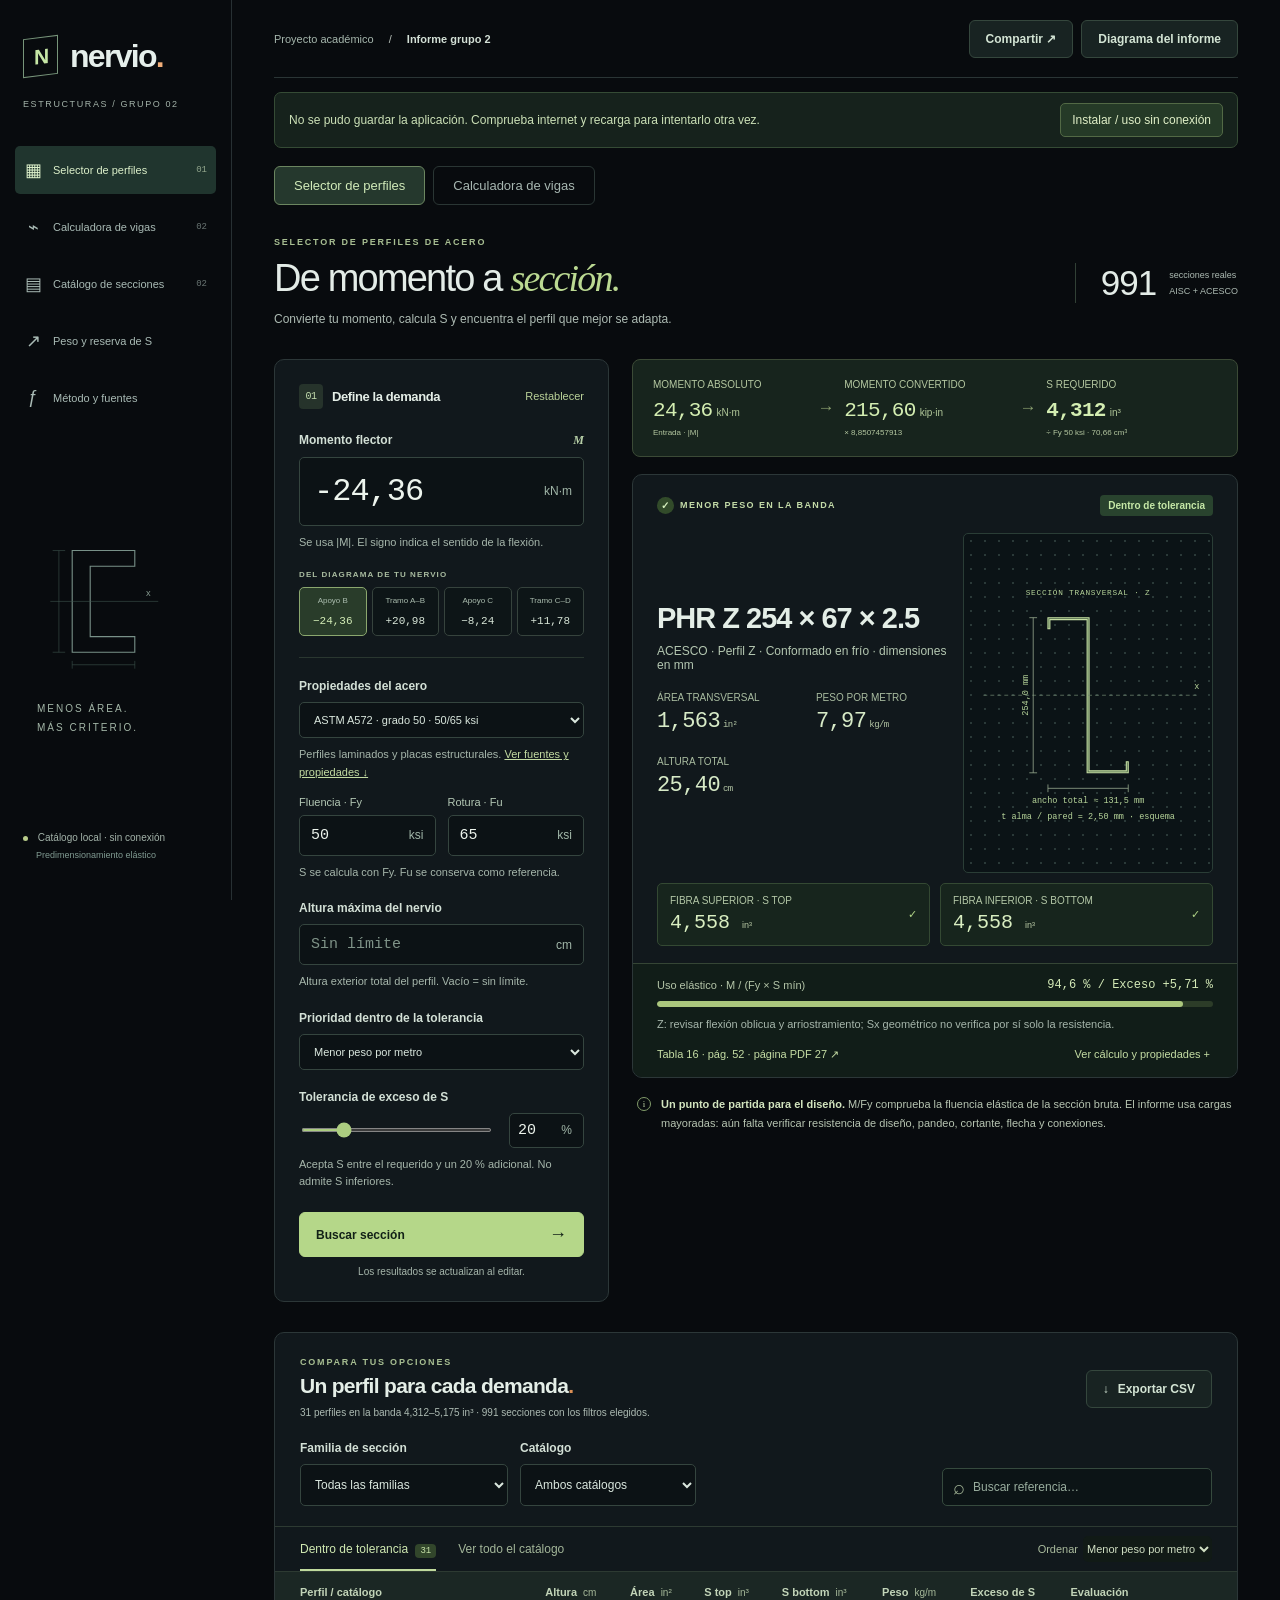
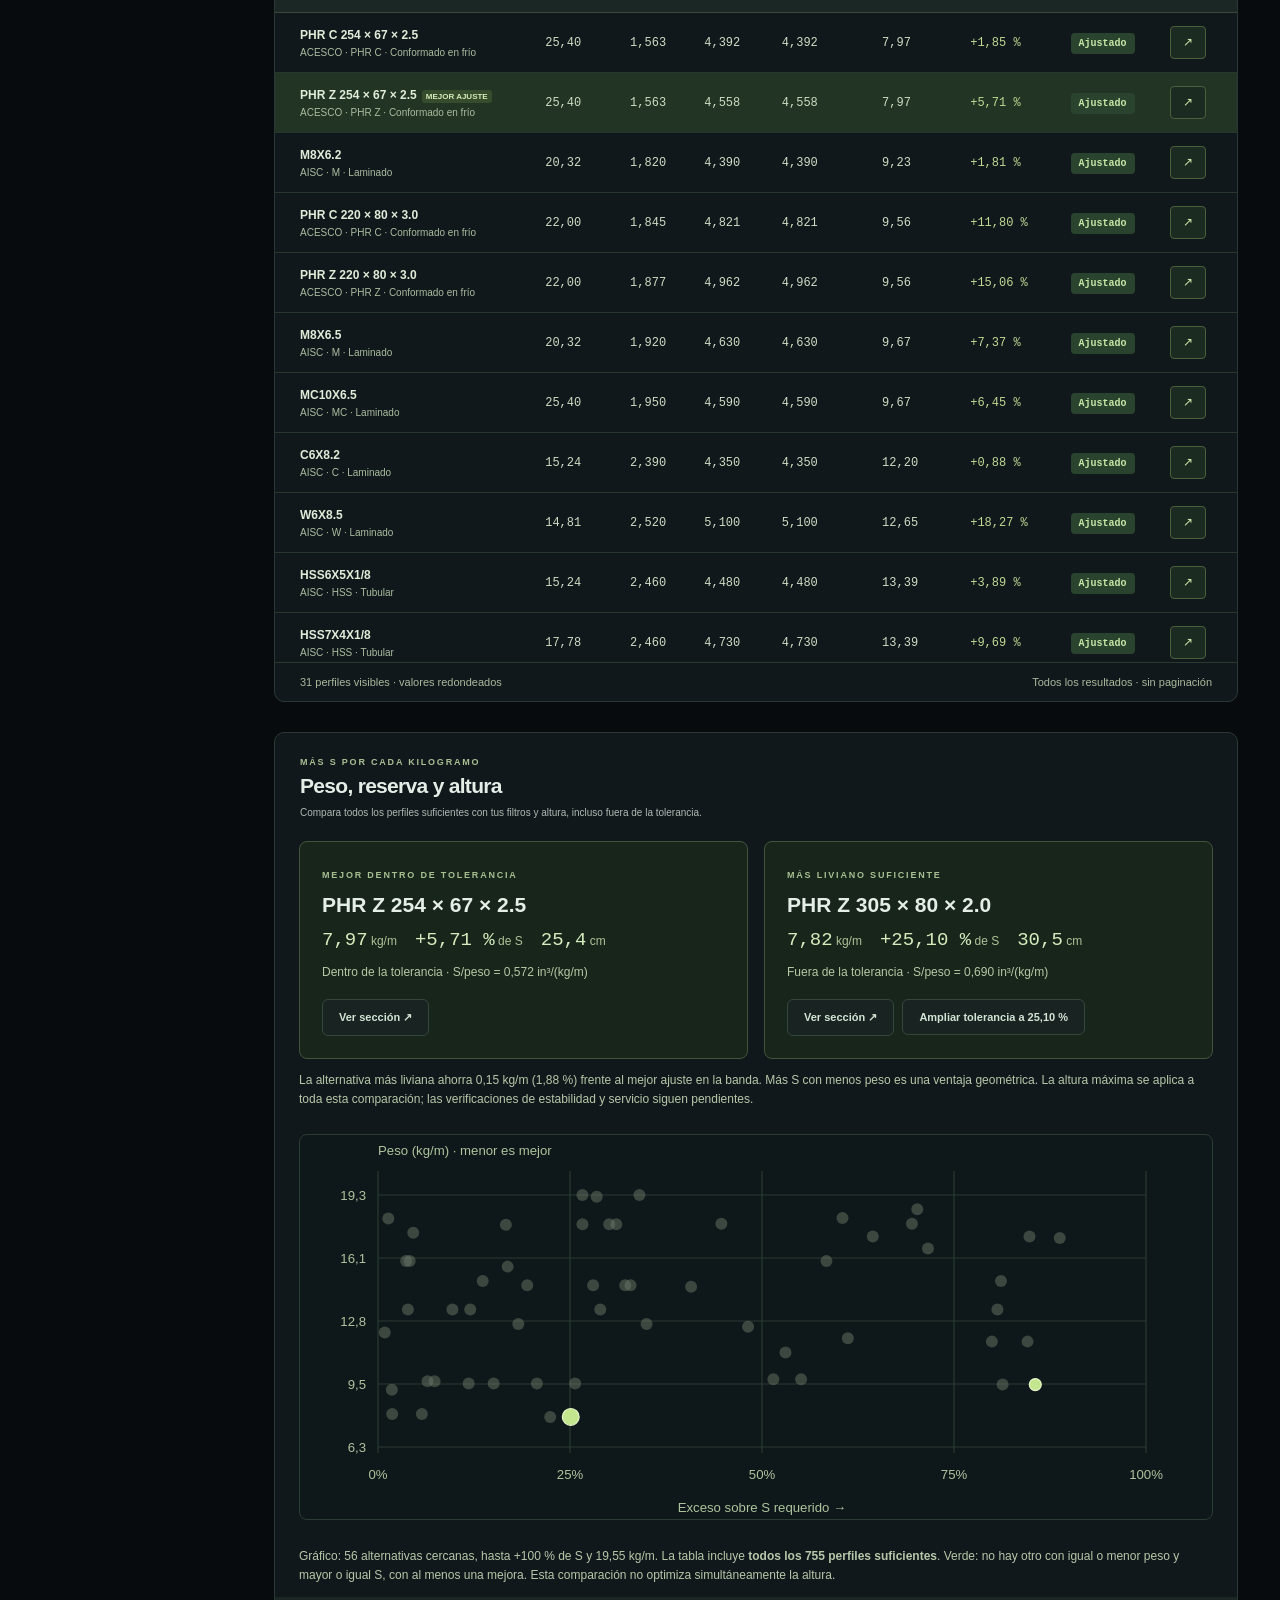
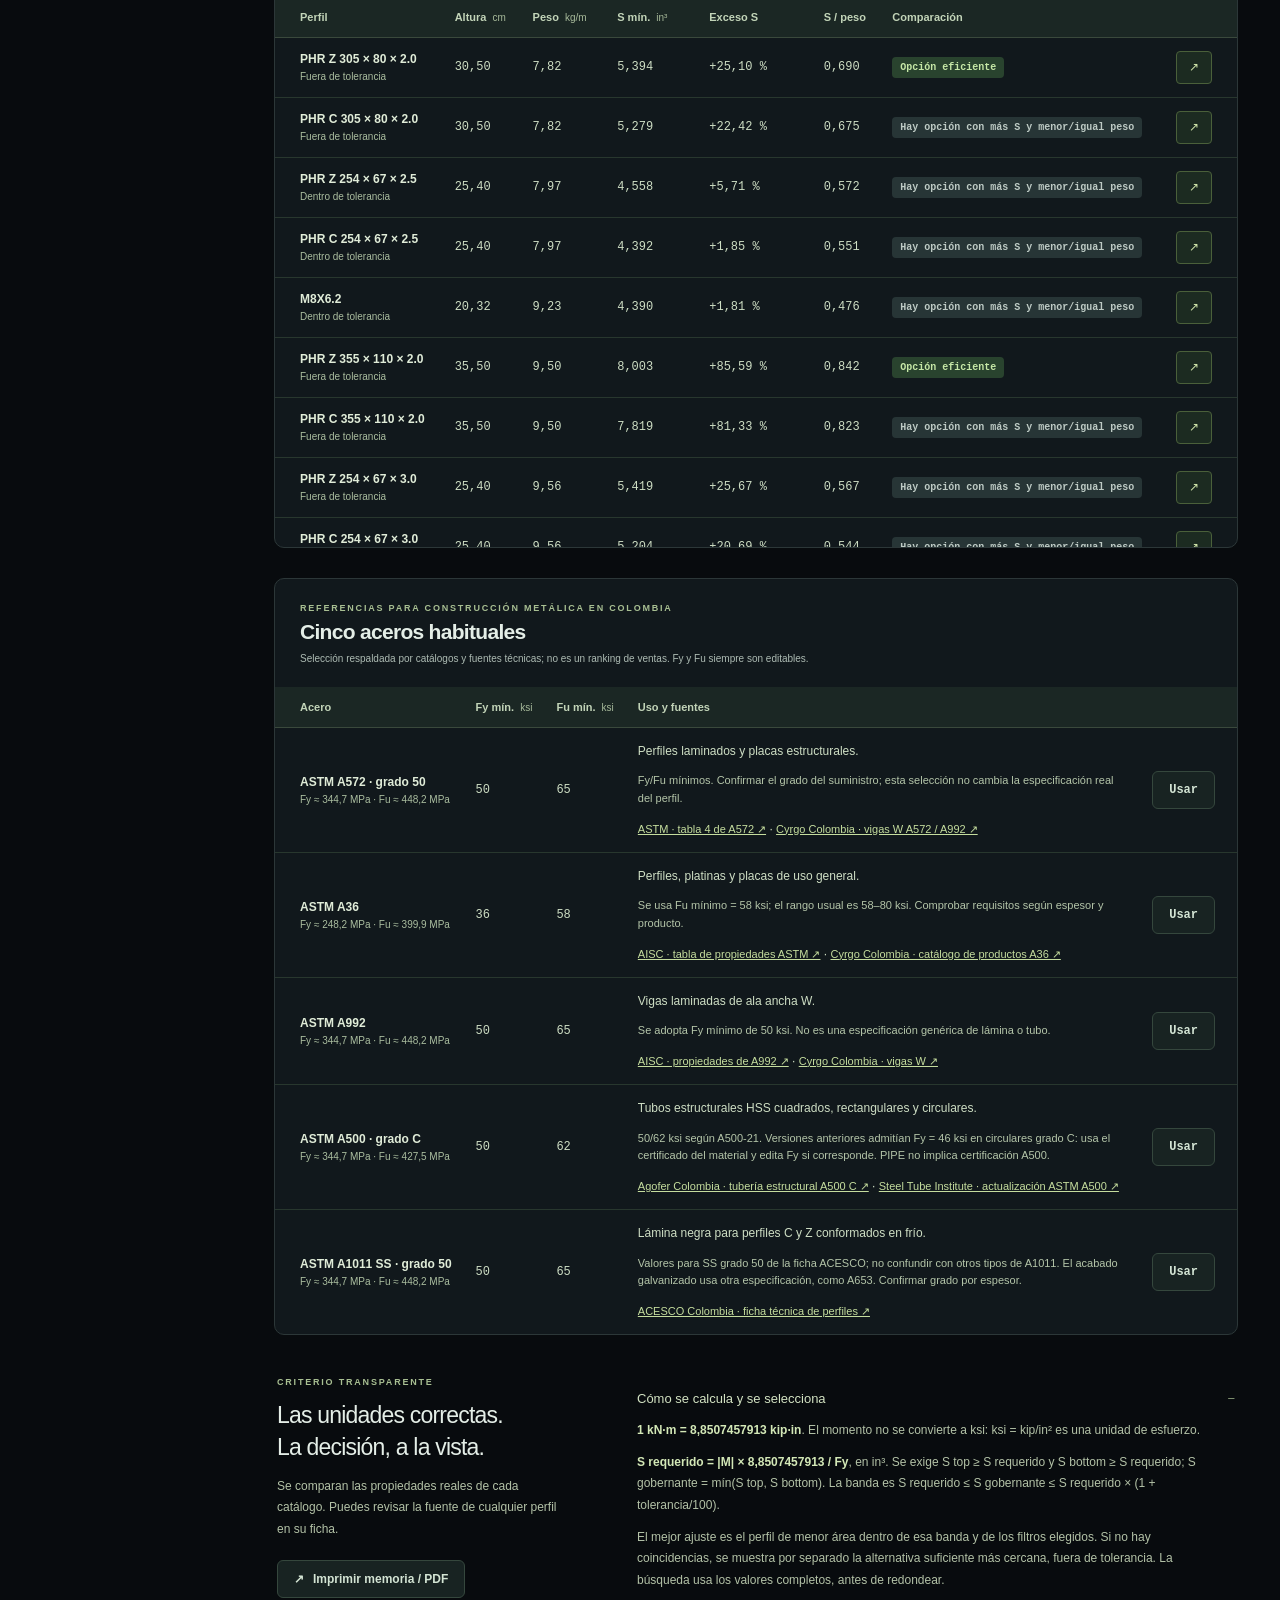
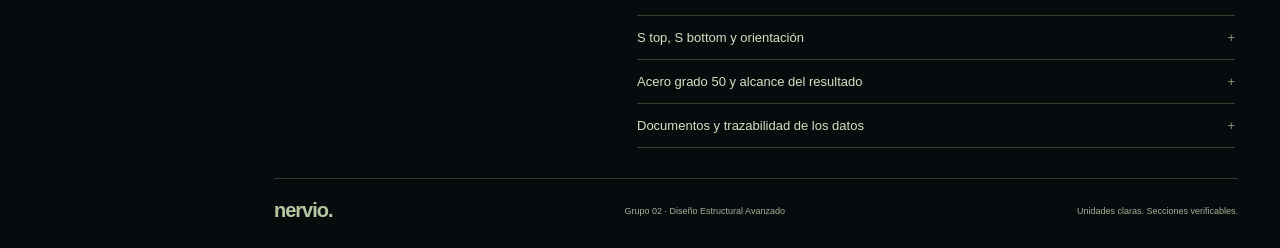
<file: index.html>
<!doctype html>
<html lang="es">
<head>
  <meta charset="utf-8">
  <meta name="viewport" content="width=device-width, initial-scale=1">
  <meta name="theme-color" content="#080b0e">
  <meta name="apple-mobile-web-app-capable" content="yes">
  <meta name="apple-mobile-web-app-status-bar-style" content="black-translucent">
  <title>Nervio — Selector de perfiles de acero</title>
  <link rel="icon" href="assets/favicon.svg" type="image/svg+xml">
  <link rel="stylesheet" href="styles.css">
  <link rel="stylesheet" href="dark.css">
  <script src="data/steels.js" defer></script>
  <script src="data/connection.js" defer></script>
  <script src="data/catalog.js" defer></script>
  <script src="calculator.js" defer></script>
  <script src="app.js" defer></script>
<link rel="manifest" href="manifest.webmanifest"><link rel="apple-touch-icon" href="assets/apple-touch-icon.png"><link rel="stylesheet" href="pwa.css"><script src="pwa.js" defer></script></head>
<body>
  <aside class="sidebar">
    <a class="brand" href="#inicio" aria-label="Nervio, inicio"><span class="brand-mark">N</span><span>nervio<span class="brand-dot">.</span></span></a>
    <div class="sidebar-caption">ESTRUCTURAS / GRUPO 02</div>
    <nav aria-label="Navegación principal">
      <a class="nav-item active" href="#inicio"><span aria-hidden="true">▦</span> Selector de perfiles <span class="nav-number">01</span></a>
      <a class="nav-item" href="vigas.html"><span aria-hidden="true">⌁</span> Calculadora de vigas <span class="nav-number">02</span></a>
      <a class="nav-item" href="#catalogo"><span aria-hidden="true">▤</span> Catálogo de secciones <span class="nav-number">02</span></a>
      <a class="nav-item" href="#comparacion"><span aria-hidden="true">↗</span> Peso y reserva de S</a>
      <a class="nav-item" href="#metodo"><span aria-hidden="true">ƒ</span> Método y fuentes</a>
    </nav>
    <div class="sidebar-drawing" aria-hidden="true"><svg viewBox="0 0 170 185"><path d="M45 28h80v20H68v90h57v20H45z"/><path class="dim" d="M28 28v130M20 28h16M20 158h16M45 174h80M45 169v10M125 169v10M17 93h138"/><text x="139" y="86">x</text></svg><span>MENOS ÁREA.<br>MÁS CRITERIO.</span></div>
    <div class="sidebar-bottom"><span class="status-dot"></span> Catálogo local · sin conexión<small>Predimensionamiento elástico</small></div>
  </aside>

  <main id="inicio">
    <header class="topbar"><div>Proyecto académico <span>/</span> <strong>Informe grupo 2</strong></div><div class="header-actions"><button class="button quiet" id="open-share">Compartir ↗</button><button class="button quiet" id="open-report">Diagrama del informe</button></div></header>
    <nav class="workspace-tabs" aria-label="Herramientas"><a class="active" href="index.html">Selector de perfiles</a><a href="vigas.html">Calculadora de vigas</a></nav>
    <div id="beam-import-note" class="scope-note" hidden></div>
    <section class="intro">
      <div><div class="eyebrow">SELECTOR DE PERFILES DE ACERO</div><h1>De momento a <em>sección.</em></h1><p>Convierte tu momento, calcula S y encuentra el perfil que mejor se adapta.</p></div>
      <div class="catalog-count"><strong id="total-profiles">991</strong><span>secciones reales<br>AISC + ACESCO</span></div>
    </section>

    <div class="workspace">
      <section class="panel input-panel" aria-labelledby="input-title">
        <div class="panel-heading"><h2 id="input-title"><span class="step">01</span> Define la demanda</h2><button type="button" class="text-button" id="reset">Restablecer</button></div>
        <form id="calculator" novalidate>
          <label class="field-label" for="moment">Momento flector <span>M</span></label>
          <div class="input-unit moment-input"><input id="moment" name="moment" type="text" inputmode="decimal" value="-24,36" autocomplete="off" aria-describedby="moment-help"><span>kN·m</span></div>
          <p class="help" id="moment-help">Se usa |M|. El signo indica el sentido de la flexión.</p>
          <div class="preset-label">DEL DIAGRAMA DE TU NERVIO</div>
          <div class="presets" aria-label="Momentos del informe">
            <button type="button" class="preset selected" data-moment="-24.36"><span>Apoyo B</span><strong>−24,36</strong></button>
            <button type="button" class="preset" data-moment="20.98"><span>Tramo A–B</span><strong>+20,98</strong></button>
            <button type="button" class="preset" data-moment="-8.24"><span>Apoyo C</span><strong>−8,24</strong></button>
            <button type="button" class="preset" data-moment="11.78"><span>Tramo C–D</span><strong>+11,78</strong></button>
          </div>
          <div class="field-divider"></div>
          <label class="field-label" for="steel">Propiedades del acero</label>
          <select id="steel"><option value="a572-50">ASTM A572 · grado 50</option><option value="custom">Valores personalizados</option></select>
          <p class="help" id="steel-help"></p>
          <div class="two-fields"><div><label for="fy">Fluencia · Fy</label><div class="input-unit"><input id="fy" type="text" inputmode="decimal" value="50"><span>ksi</span></div></div><div><label for="fu">Rotura · Fu</label><div class="input-unit"><input id="fu" type="text" inputmode="decimal" value="65"><span>ksi</span></div></div></div>
          <p class="help">S se calcula con Fy. Fu se conserva como referencia.</p>
          <label class="field-label tolerance-label" for="max-height">Altura máxima del nervio</label><div class="input-unit"><input id="max-height" type="text" inputmode="decimal" placeholder="Sin límite" aria-describedby="height-help"><span>cm</span></div><p class="help" id="height-help">Altura exterior total del perfil. Vacío = sin límite.</p>
          <label class="field-label tolerance-label" for="objective">Prioridad dentro de la tolerancia</label><select id="objective"><option value="mass">Menor peso por metro</option><option value="area">Menor área transversal</option></select>
          <label class="field-label tolerance-label" for="tolerance">Tolerancia de exceso de S</label>
          <div class="tolerance-control"><input id="tolerance-range" aria-label="Control de tolerancia" type="range" min="0" max="100" step="1" value="20"><div class="input-unit"><input id="tolerance" type="text" inputmode="decimal" value="20" aria-describedby="tolerance-help"><span>%</span></div></div>
          <p class="help" id="tolerance-help">Acepta S entre el requerido y un 20 % adicional.</p>
          <div id="input-error" class="error-message" role="alert" hidden></div>
          <button class="button primary calculate-button" type="submit">Buscar sección <span aria-hidden="true">→</span></button>
          <div class="auto-note">Los resultados se actualizan al editar.</div>
        </form>
      </section>

      <section class="results-column" aria-label="Resultado del predimensionamiento">
        <div class="conversion-bar" id="conversion" aria-live="polite"></div>
        <article class="recommendation" id="recommendation" aria-live="polite"></article>
        <div class="scope-note"><span class="note-icon">i</span><p><strong>Un punto de partida para el diseño.</strong> M/Fy comprueba la fluencia elástica de la sección bruta. El informe usa cargas mayoradas: aún falta verificar resistencia de diseño, pandeo, cortante, flecha y conexiones.</p></div>
      </section>
    </div>

    <section class="panel catalog-panel" id="catalogo" aria-labelledby="catalog-title">
      <div class="catalog-heading"><div><div class="eyebrow">COMPARA TUS OPCIONES</div><h2 id="catalog-title">Un perfil para cada demanda<span>.</span></h2><p id="catalog-summary">Ordenados por menor área.</p></div><button class="button secondary" id="export-csv"><span aria-hidden="true">↓</span> Exportar CSV</button></div>
      <div class="filters"><label class="select-filter"><span class="field-label">Familia de sección</span><select id="family-filter"><option value="all">Todas las familias</option><option value="C">C · canales C / MC / PHR</option><option value="I">I · vigas M / S</option><option value="H">H · ala ancha W / HP</option><option value="square">Tubos cuadrados</option><option value="rectangular">Tubos rectangulares</option><option value="circular">Tubos circulares HSS / PIPE</option><option value="Z">Z · conformados en frío</option></select></label><label class="select-filter"><span class="field-label">Catálogo</span><select id="catalog-filter"><option value="all">Ambos catálogos</option><option value="ACESCO">ACESCO · C / Z</option><option value="AISC">AISC · abiertos / tubos</option></select></label><label class="search-field"><span aria-hidden="true">⌕</span><span class="sr-only">Buscar referencia</span><input id="search" type="search" placeholder="Buscar referencia…"></label></div>
      <div class="table-toolbar"><div class="table-tabs" role="group" aria-label="Perfiles visibles"><button class="active" id="matches-tab" aria-pressed="true">Dentro de tolerancia <span id="match-count">0</span></button><button id="all-tab" aria-pressed="false">Ver todo el catálogo</button></div><label class="sort-label">Ordenar <select id="sort"><option value="area">Menor área</option><option value="surplus">Menor exceso de S</option><option value="mass">Menor peso por metro</option><option value="height">Menor altura</option></select></label></div>
      <div class="table-scroll"><table><thead><tr><th scope="col">Perfil / catálogo</th><th scope="col">Altura <small>cm</small></th><th scope="col">Área <small>in²</small></th><th scope="col">S top <small>in³</small></th><th scope="col">S bottom <small>in³</small></th><th scope="col">Peso <small>kg/m</small></th><th scope="col">Exceso de S</th><th scope="col">Evaluación</th><th scope="col"><span class="sr-only">Ver perfil</span></th></tr></thead><tbody id="profile-rows"></tbody></table></div>
      <div id="empty-results" class="empty-results" hidden></div>
      <div class="table-footer"><span id="pagination-info"></span><span>Todos los resultados · sin paginación</span></div>
    </section>

    <section class="panel efficiency-panel" id="comparacion" aria-labelledby="efficiency-title"><div class="catalog-heading"><div><div class="eyebrow">MÁS S POR CADA KILOGRAMO</div><h2 id="efficiency-title">Peso, reserva y altura</h2><p>Compara todos los perfiles suficientes con tus filtros y altura, incluso fuera de la tolerancia.</p></div></div><div id="efficiency-content"></div></section>

    <section class="panel steels-panel" id="aceros"><div class="catalog-heading"><div><div class="eyebrow">REFERENCIAS PARA CONSTRUCCIÓN METÁLICA EN COLOMBIA</div><h2>Cinco aceros habituales</h2><p>Selección respaldada por catálogos y fuentes técnicas; no es un ranking de ventas. Fy y Fu siempre son editables.</p></div></div><div class="table-scroll"><table><thead><tr><th>Acero</th><th>Fy mín. <small>ksi</small></th><th>Fu mín. <small>ksi</small></th><th>Uso y fuentes</th><th></th></tr></thead><tbody id="steel-rows"></tbody></table></div></section>

    <section class="method-section" id="metodo">
      <div class="method-intro"><div class="eyebrow">CRITERIO TRANSPARENTE</div><h2>Las unidades correctas.<br>La decisión, a la vista.</h2><p>Se comparan las propiedades reales de cada catálogo. Puedes revisar la fuente de cualquier perfil en su ficha.</p><button class="button secondary" id="print"><span aria-hidden="true">↗</span> Imprimir memoria / PDF</button></div>
      <div class="method-details">
        <details open><summary>Cómo se calcula y se selecciona</summary><div><p><strong>1 kN·m = 8,8507457913 kip·in</strong>. El momento no se convierte a ksi: ksi = kip/in² es una unidad de esfuerzo.</p><p><strong>S requerido = |M| × 8,8507457913 / Fy</strong>, en in³. Se exige S top ≥ S requerido y S bottom ≥ S requerido; S gobernante = mín(S top, S bottom). La banda es S requerido ≤ S gobernante ≤ S requerido × (1 + tolerancia/100).</p><p>El mejor ajuste es el perfil de menor área dentro de esa banda y de los filtros elegidos. Si no hay coincidencias, se muestra por separado la alternativa suficiente más cercana, fuera de tolerancia. La búsqueda usa los valores completos, antes de redondear.</p></div></details>
        <details><summary>S top, S bottom y orientación</summary><div><p>Se supone el alma vertical y flexión alrededor del eje fuerte x–x. Los perfiles C, MC, W, M, S, HP y los C de alas iguales de ACESCO son simétricos arriba y abajo: <strong>S top = S bottom = Sx = Ix/(d/2)</strong>. S top y S bottom no son Sx y Sy. Se incluyen tubos cuadrados, rectangulares y circulares. Las Z tienen simetr?a central, pero sus ejes principales est?n inclinados: se usa Sx geom?trico y se requiere analizar la flexi?n oblicua y el arriostramiento.</p><p>Los valores son geométricos de la sección bruta. En perfiles C conformados en frío, la sección efectiva y los pandeos local, distorsional y lateral pueden reducir la resistencia. Este selector no los calcula, ni considera acción compuesta con la losa.</p></div></details>
        <details><summary>Acero grado 50 y alcance del resultado</summary><div><p>Se adoptan Fy = 50 ksi y Fu = 65 ksi, según lo solicitado. “A972” no identifica este acero estructural: ASTM A972 trata de pilotes tubulares recubiertos con epoxi. <a href="https://store.astm.org/a0572_a0572m-12.html" target="_blank" rel="noopener">ASTM A572 grado 50</a> tiene los valores indicados; A992 también tiene mínimos de 50/65 ksi.</p><p>Los C de ACESCO se fabrican con acero de lámina, y no se identifican automáticamente como A572. Verifica la especificación y el grado del producto suministrado. La <a href="https://www.acesco.com.co/descargas/fichastecnicas/ficha-tecnica-perfiles.pdf" target="_blank" rel="noopener">ficha de ACESCO</a> distingue productos y grados.</p><p>El diagrama del informe procede de 1,2D + 1,6L. Cumplir S ≥ M/Fy es una preselección, no una verificación LRFD ni ASD. Para el diseño final se necesitan, entre otros, longitud sin arriostrar, apoyos, cortantes y cargas de servicio.</p></div></details>
        <details><summary>Documentos y trazabilidad de los datos</summary><div><ul><li><a href="informe_grupo2.pdf#page=12" target="_blank" rel="noopener">Informe grupo 2, figura 7, página PDF 12</a>. Momentos introducidos tal como están rotulados; no se recalcula el análisis del informe.</li><li><a href="data/AISC%20Shapes%20Database%20v13.2.xlsx">AISC Shapes Database v13.2</a>: 933 secciones C, MC, W, M, S, HP, HSS y PIPE del archivo local. Se utiliza el bloque imperial, columnas A, Sx e Ix.</li><li><a href="data/ACESCO%20-%20Perfiles%20C%20y%20Z%20grado%2050.pdf#page=25" target="_blank" rel="noopener">ACESCO, tabla 14, páginas impresas 48–49</a>: 35 perfiles C sencillos PHR y 23 Z de la tabla 16 (p?gina PDF 27). <a href="https://acesco.com.ec/wp-content/uploads/2019/01/perfiles-c-y-z-grado-50-manual-tecnico.pdf" target="_blank" rel="noopener">Manual de origen</a>. S en mm³ se divide por 25,4³; área en mm², por 25,4². Son tablas históricas, no un inventario de disponibilidad.</li><li>El archivo local “ACESCO - Manual Técnico.pdf” corresponde a Metaldeck grado 40 y no se utiliza como catálogo de perfiles C/I.</li></ul><p>Se conservan las áreas y los pesos tal como se publican; pueden diferir de una conversión ideal por densidad. Los radios y pandeos no se deducen de estos datos.</p></div></details>
      </div>
    </section>
    <footer class="footer"><span class="footer-brand">nervio.</span><span>Grupo 02 · Diseño Estructural Avanzado</span><span>Unidades claras. Secciones verificables.</span></footer>
    <noscript>Activa JavaScript para calcular y consultar el catálogo. La página funciona sin conexión.</noscript>
  </main>

  <dialog id="report-dialog" aria-labelledby="report-title"><div class="dialog-heading"><div><div class="eyebrow">INFORME GRUPO 02 · FIGURA 7</div><h2 id="report-title">Momentos en un nervio</h2></div><button class="close-button" id="close-report" aria-label="Cerrar diagrama">×</button></div><p>Tres tramos continuos: A–B = 8 m, B–C = 3 m y C–D = 5 m.</p><div id="report-chart"></div><p class="help">Curva reconstruida con las cargas y los momentos de apoyo redondeados del informe. Selecciona una etiqueta para usar su momento.</p><div class="report-extrema"><span>Máximo positivo <strong>+20,98 kN·m</strong></span><span>Gobierna por valor absoluto <strong>−24,36 kN·m</strong></span></div><div class="dialog-footer"><a href="informe_grupo2.pdf#page=12" target="_blank" rel="noopener" class="button secondary">Abrir PDF original ↗</a><button class="button primary" id="use-governing">Usar momento gobernante →</button></div></dialog>
  <dialog id="share-dialog" aria-labelledby="share-title"><div class="dialog-heading"><div><div class="eyebrow">CELULAR · IPAD · OTRO COMPUTADOR</div><h2 id="share-title">Lleva el cálculo contigo.</h2></div><button class="close-button" id="close-share" aria-label="Cerrar compartir">×</button></div><p>Abre esta dirección en Safari o Chrome desde un dispositivo conectado al mismo router que este computador.</p><div id="share-status" class="share-status"></div><div id="share-links" class="share-links"></div><ol class="share-steps"><li>Mantén este computador encendido y el servidor activo.</li><li>Conecta el celular o iPad a la misma red Wi‑Fi. El computador puede estar conectado por cable al mismo router.</li><li>Abre el enlace. En Safari puedes usar Compartir → Añadir a pantalla de inicio.</li></ol><p class="help">Para volver a iniciar el servicio, usa el acceso directo COMPARTIR EN WIFI de la carpeta del proyecto. Una red de invitados puede impedir la conexión entre dispositivos. Este enlace funciona dentro de tu red, no desde datos móviles ni fuera de casa.</p><div class="dialog-footer"><button id="copy-share" class="button primary">Copiar enlace con este cálculo</button><button id="native-share" class="button secondary" hidden>Compartir desde el dispositivo</button></div><p class="help" id="share-copy-result" role="status"></p></dialog>
  <div id="toast" class="toast" role="status" hidden></div>
</body>
</html>
</file>
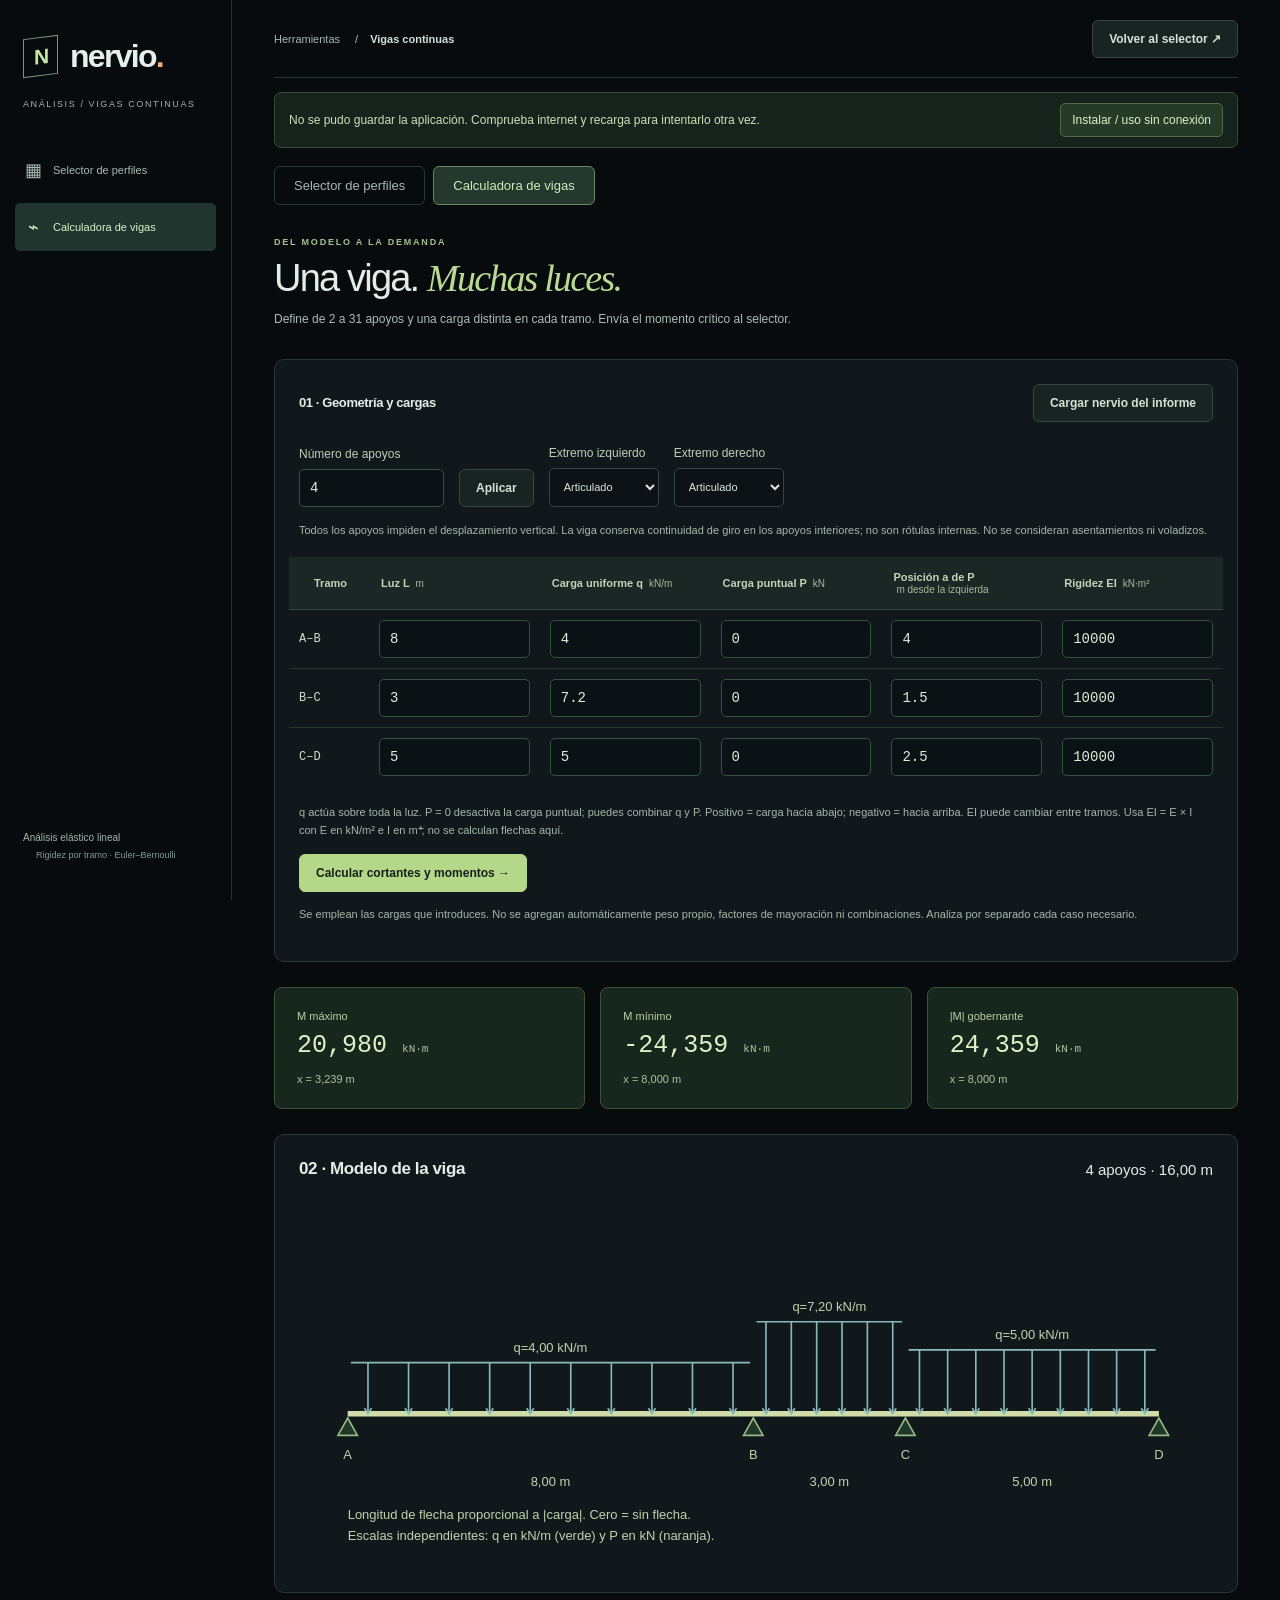
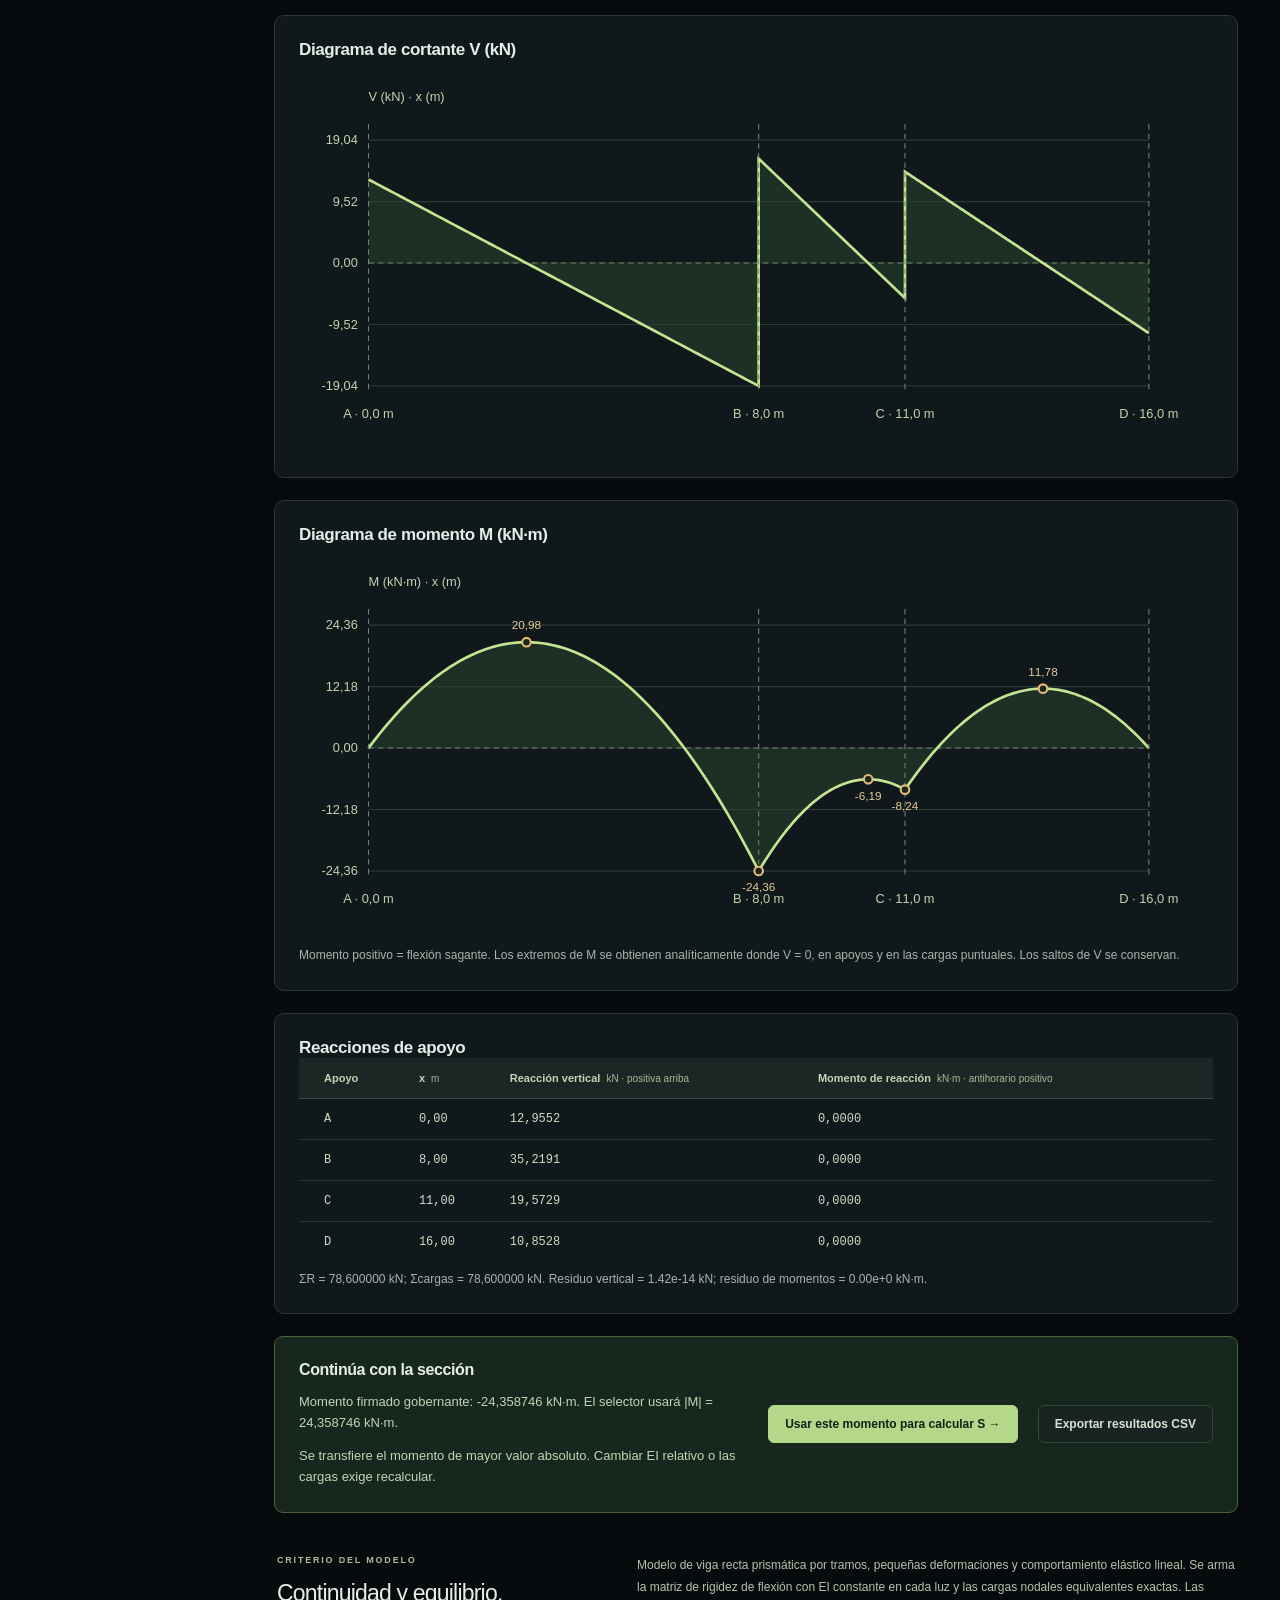
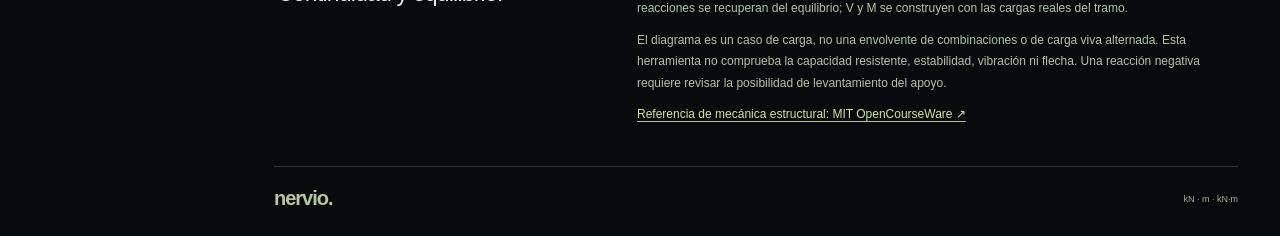
<file: vigas.html>
<!doctype html><html lang="es"><head><meta charset="utf-8"><meta name="viewport" content="width=device-width,initial-scale=1"><meta name="theme-color" content="#080b0e"><title>Nervio · Calculadora de vigas</title><link rel="icon" href="assets/favicon.svg"><link rel="stylesheet" href="styles.css"><link rel="stylesheet" href="dark.css"><link rel="stylesheet" href="beam.css?v=20260921-3"><script src="calculator.js" defer></script><script src="beam.js" defer></script><script src="beam-ui.js?v=20260921-3" defer></script><link rel="manifest" href="manifest.webmanifest"><link rel="apple-touch-icon" href="assets/apple-touch-icon.png"><link rel="stylesheet" href="pwa.css"><script src="pwa.js" defer></script></head>
<body><aside class="sidebar"><a href="index.html" class="brand"><span class="brand-mark">N</span><span>nervio<span class="brand-dot">.</span></span></a><div class="sidebar-caption">ANÁLISIS / VIGAS CONTINUAS</div><nav><a class="nav-item" href="index.html"><span>▦</span>Selector de perfiles</a><a class="nav-item active" href="vigas.html"><span>⌁</span>Calculadora de vigas</a></nav><div class="sidebar-bottom" style="margin-top:auto">Análisis elástico lineal<small>Rigidez por tramo · Euler–Bernoulli</small></div></aside>
<main><header class="topbar"><div>Herramientas <span>/</span><strong>Vigas continuas</strong></div><a class="button secondary" href="index.html">Volver al selector ↗</a></header><nav class="workspace-tabs" aria-label="Herramientas"><a href="index.html">Selector de perfiles</a><a class="active" href="vigas.html">Calculadora de vigas</a></nav><section class="intro"><div><div class="eyebrow">DEL MODELO A LA DEMANDA</div><h1>Una viga. <em>Muchas luces.</em></h1><p>Define de 2 a 31 apoyos y una carga distinta en cada tramo. Envía el momento crítico al selector.</p></div></section>
<section class="panel beam-model"><div class="panel-heading"><h2>01 · Geometría y cargas</h2><button class="button secondary" id="beam-example">Cargar nervio del informe</button></div><div class="beam-controls"><label>Número de apoyos<input id="support-count" type="number" min="2" max="31" value="4"></label><button id="apply-supports" class="button secondary">Aplicar</button><label>Extremo izquierdo<select id="left-support"><option value="pinned">Articulado</option><option value="fixed">Empotrado</option></select></label><label>Extremo derecho<select id="right-support"><option value="pinned">Articulado</option><option value="fixed">Empotrado</option></select></label></div><p class="help">Todos los apoyos impiden el desplazamiento vertical. La viga conserva continuidad de giro en los apoyos interiores; no son rótulas internas. No se consideran asentamientos ni voladizos.</p><div class="table-scroll"><table><thead><tr><th>Tramo</th><th>Luz L <small>m</small></th><th>Carga uniforme q <small>kN/m</small></th><th>Carga puntual P <small>kN</small></th><th>Posición a de P <small>m desde la izquierda</small></th><th>Rigidez EI <small>kN·m²</small></th></tr></thead><tbody id="span-inputs"></tbody></table></div><p class="help">q actúa sobre toda la luz. P = 0 desactiva la carga puntual; puedes combinar q y P. Positivo = carga hacia abajo; negativo = hacia arriba. EI puede cambiar entre tramos. Usa EI = E × I con E en kN/m² e I en m⁴; no se calculan flechas aquí.</p><div id="beam-error" class="error-message" role="alert" hidden></div><button class="button primary" id="solve-beam">Calcular cortantes y momentos →</button><p class="help">Se emplean las cargas que introduces. No se agregan automáticamente peso propio, factores de mayoración ni combinaciones. Analiza por separado cada caso necesario.</p></section>
<section id="beam-output" hidden aria-live="polite"><div class="beam-metrics" id="beam-metrics"></div><div class="panel beam-plot"><div class="panel-heading"><h2>02 · Modelo de la viga</h2><span id="beam-length"></span></div><div id="beam-scheme"></div></div><div class="panel beam-plot"><h2>Diagrama de cortante V (kN)</h2><div id="shear-chart"></div></div><div class="panel beam-plot"><h2>Diagrama de momento M (kN·m)</h2><div id="moment-chart"></div><p class="help">Momento positivo = flexión sagante. Los extremos de M se obtienen analíticamente donde V = 0, en apoyos y en las cargas puntuales. Los saltos de V se conservan.</p></div><div class="panel beam-plot"><h2>Reacciones de apoyo</h2><div class="table-scroll"><table><thead><tr><th>Apoyo</th><th>x <small>m</small></th><th>Reacción vertical <small>kN · positiva arriba</small></th><th>Momento de reacción <small>kN·m · antihorario positivo</small></th></tr></thead><tbody id="beam-reactions"></tbody></table></div><p class="help" id="beam-balance"></p></div><div class="beam-send"><div><h2>Continúa con la sección</h2><p id="beam-transfer-text"></p><p class="help">Se transfiere el momento de mayor valor absoluto. Cambiar EI relativo o las cargas exige recalcular.</p></div><a class="button primary" id="beam-transfer" href="index.html">Usar este momento para calcular S →</a><button class="button secondary" id="beam-export">Exportar resultados CSV</button></div></section>
<section class="method-section beam-method"><div class="method-intro"><div class="eyebrow">CRITERIO DEL MODELO</div><h2>Continuidad y equilibrio.</h2></div><div class="method-details"><p>Modelo de viga recta prismática por tramos, pequeñas deformaciones y comportamiento elástico lineal. Se arma la matriz de rigidez de flexión con EI constante en cada luz y las cargas nodales equivalentes exactas. Las reacciones se recuperan del equilibrio; V y M se construyen con las cargas reales del tramo.</p><p>El diagrama es un caso de carga, no una envolvente de combinaciones o de carga viva alternada. Esta herramienta no comprueba la capacidad resistente, estabilidad, vibración ni flecha. Una reacción negativa requiere revisar la posibilidad de levantamiento del apoyo.</p><p><a href="https://ocw.mit.edu/courses/2-080j-structural-mechanics-fall-2013/" target="_blank" rel="noopener">Referencia de mecánica estructural: MIT OpenCourseWare ↗</a></p></div></section><footer class="footer"><span class="footer-brand">nervio.</span><span>kN · m · kN·m</span></footer></main></body></html>
</file>
<file: styles.css>
@charset "UTF-8";
:root{--ink:#203c3b;--nav:#152e32;--muted:#76817f;--line:#e3e7df;--paper:#f7f8f3;--white:#fff;--green:#365e48;--lime:#dfedb8;--accent:#ef925e;--mono:Consolas,"Courier New",monospace}
*{box-sizing:border-box}html{scroll-behavior:smooth;scroll-padding-top:25px}body{margin:0;font-family:"Segoe UI",Arial,sans-serif;color:var(--ink);background:var(--paper);font-size:14px;-webkit-font-smoothing:antialiased}button,input,select{font:inherit}button,a,input,select,summary{-webkit-tap-highlight-color:transparent}button{cursor:pointer}button:disabled{cursor:default;opacity:.4}a{color:inherit}button{transition:background .15s,border-color .15s,transform .15s}a:focus-visible,button:focus-visible,input:focus-visible,select:focus-visible,summary:focus-visible{outline:3px solid #b4ca7b;outline-offset:3px}button:hover:not(:disabled){filter:brightness(.97)}[hidden]{display:none!important}.sidebar{position:fixed;inset:0 auto 0 0;width:232px;background:var(--nav);color:#d2dfd9;padding:37px 23px;display:flex;flex-direction:column;z-index:10}.brand{text-decoration:none;display:flex;align-items:center;gap:12px;font-size:32px;font-weight:650;letter-spacing:-1.7px;color:#f6f9f3}.brand-mark{font-size:21px;letter-spacing:-2px;color:var(--lime);border:1px solid #77957a;width:35px;height:39px;display:grid;place-items:center;transform:skewY(-7deg)}.brand-dot{color:var(--accent)}.sidebar-caption{font-size:9px;letter-spacing:1.6px;margin:23px 0 37px;color:#99aca7}.sidebar nav{display:grid;gap:9px}.nav-item{text-decoration:none;display:flex;align-items:center;gap:11px;font-size:11px;padding:13px 9px;margin:0 -8px;color:#adbfba;border-radius:5px}.nav-item>span:first-child{font-size:18px;width:18px;text-align:center;font-weight:400}.nav-item.active{background:#2c4445;color:#eff5e3}.nav-number{margin-left:auto;font:9px var(--mono);opacity:.6}.sidebar-drawing{margin:auto 0;max-height:270px;padding:34px 14px 24px}.sidebar-drawing svg{width:133px;height:154px}.sidebar-drawing path{fill:none;stroke:#748d81;stroke-width:1.4}.sidebar-drawing .dim{stroke:#496963;stroke-width:.7}.sidebar-drawing text{fill:#8a9f93;font:11px var(--mono)}.sidebar-drawing>span{display:block;color:#8ca39b;font-size:10px;letter-spacing:2px;line-height:1.9;margin-top:18px}.sidebar-bottom{font-size:10px;color:#b8c7be;line-height:1.8}.sidebar-bottom small{display:block;font-size:9px;color:#809b92;margin-left:13px}.status-dot{display:inline-block;width:5px;height:5px;border-radius:50%;background:#b8cc8a;margin-right:7px;vertical-align:middle}main{margin-left:232px;padding:0 42px;max-width:1740px}.topbar{display:flex;justify-content:space-between;align-items:center;min-height:78px;border-bottom:1px solid var(--line);font-size:11px;color:#7c8982;gap:10px}.topbar div span{margin:0 12px;color:#b6bfb7}.topbar strong{font-weight:550;color:#4f655d}.button{border-radius:6px;padding:11px 16px;border:1px solid transparent;display:inline-flex;justify-content:center;align-items:center;gap:9px;text-decoration:none;font-size:11px;font-weight:600;white-space:nowrap}.quiet{background:transparent;border-color:#dbe1d7;color:var(--ink);padding:9px 12px}.quiet span{font-size:16px}.secondary{background:#fff;border-color:#dce2d7;color:var(--ink)}.primary{background:var(--ink);color:#f4f9e7;border:1px solid var(--ink)}.intro{padding:32px 0 30px;display:flex;align-items:center;justify-content:space-between;gap:25px}.eyebrow{font-size:9px;font-weight:650;letter-spacing:1.8px;color:#7e8c6c}h1{font-size:38px;font-weight:500;letter-spacing:-1.8px;margin:10px 0 9px;line-height:1.15}h1 em{font-family:Georgia,serif;font-weight:400;font-style:italic;color:#688354}p{line-height:1.6}.intro p{font-size:12px;color:#7a847c;margin:0}.catalog-count{display:flex;gap:13px;align-items:center;border-left:1px solid #dce3d6;padding-left:25px}.catalog-count strong{font-size:35px;letter-spacing:-1px;font-weight:400}.catalog-count span{font-size:9px;line-height:1.8;color:#86917d}.workspace{display:grid;grid-template-columns:323px minmax(0,1fr);gap:23px;align-items:start}.panel{background:var(--white);border:1px solid var(--line);border-radius:10px}.input-panel{padding:23px}.panel-heading{display:flex;align-items:center;justify-content:space-between;margin-bottom:24px;gap:8px}h2{font-size:16px;margin:0;font-weight:600;letter-spacing:-.4px}.panel-heading h2{font-size:13px;display:flex;gap:9px;align-items:center}.step{display:inline-grid;place-items:center;border-radius:4px;background:#f0f3e9;color:#7c8d67;width:24px;height:25px;font:10px var(--mono)}.text-button{border:0;background:none;color:#899780;font-size:9px;padding:4px 0}.field-label{display:flex;justify-content:space-between;font-size:11px;font-weight:600;margin:0 0 9px}.field-label>span{font-family:Georgia,serif;color:#a0ac97;font-style:italic}.input-unit{display:flex;align-items:center;border:1px solid #dce2d6;border-radius:5px;background:#fff;min-width:0;overflow:hidden}.input-unit:focus-within{border-color:#829c67;box-shadow:0 0 0 2px #e6ecd9}.input-unit input{width:100%;min-width:0;border:0;background:transparent;outline:0;padding:11px;color:var(--ink);font-family:var(--mono);font-size:13px}.input-unit input:focus-visible{outline:none}.input-unit>span{font-size:10px;color:#8b9684;padding:0 11px 0 5px;white-space:nowrap}.moment-input{background:#f9faf6}.moment-input input{font-size:28px;padding:15px 14px;font-weight:500;letter-spacing:-1px}.moment-input>span{font-size:12px}.help{font-size:10px;line-height:1.6;color:#85907d;margin:8px 0 0}.preset-label{font-size:8px;font-weight:650;letter-spacing:1.1px;color:#9aa390;margin:19px 0 8px}.presets{display:grid;grid-template-columns:repeat(4,1fr);gap:5px}.preset{background:#fff;border:1px solid #e5e8df;border-radius:5px;color:#778575;padding:8px 1px;text-align:center}.preset span{display:block;font-size:8px;margin-bottom:5px;white-space:nowrap}.preset strong{font:11px var(--mono);color:#4c6155}.preset.selected{border-color:#b6c994;background:#f1f5e7}.preset.selected strong{color:#3f6336}.field-divider{height:1px;background:#edf0e8;margin:21px 0}select{border:1px solid #dce2d6;border-radius:5px;background:#fff;color:#4d6154;padding:10px 24px 10px 10px;max-width:100%;font-size:11px}#steel{width:100%}.two-fields{display:grid;grid-template-columns:1fr 1fr;gap:12px;margin-top:14px}.two-fields label{display:block;font-size:10px;color:#809078;margin-bottom:7px}.tolerance-label{margin-top:20px}.tolerance-control{display:flex;gap:15px;align-items:center}.tolerance-control input[type=range]{width:100%;accent-color:#718e4a;height:4px;cursor:pointer}.tolerance-control .input-unit{width:75px;flex-shrink:0}.tolerance-control .input-unit input{padding:8px}.calculate-button{width:100%;margin-top:21px;justify-content:space-between;padding:13px 15px}.calculate-button span{font-size:18px;font-weight:400}.auto-note{text-align:center;font-size:9px;color:#98a18d;margin-top:9px}.error-message{font-size:11px;padding:11px;background:#fff1ec;color:#9c4534;border-radius:4px;margin-top:10px}.results-column{display:grid;gap:17px}.conversion-bar{display:grid;grid-template-columns:1fr 26px 1.07fr 26px 1.1fr;align-items:center;border:1px solid var(--line);background:#eff2e8;border-radius:8px;padding:19px 20px;gap:5px}.metric-label{font-size:9px;color:#819172;margin-bottom:9px;white-space:nowrap}.metric-value{font:21px var(--mono);color:#3e5842;letter-spacing:-.7px;white-space:nowrap}.metric-value small{font:10px "Segoe UI",sans-serif;color:#7f8f71;letter-spacing:0;margin-left:4px}.metric-sub{font-size:8px;color:#8c987d;margin-top:6px}.metric-arrow{color:#a0af8f;font-size:17px;text-align:center}.conversion-bar .required .metric-value{color:#2b4c2d;font-weight:600}.recommendation{border:1px solid #dce4d1;border-radius:10px;background:#fff;overflow:hidden;min-height:371px}.recommendation-head{padding:20px 24px 0;display:flex;align-items:center;justify-content:space-between;gap:7px}.recommendation-label{font-size:9px;font-weight:650;letter-spacing:1.4px;display:flex;align-items:center;gap:6px;color:#698158}.recommendation-label .check-circle{display:inline-grid;place-items:center;width:17px;height:17px;border-radius:50%;background:#e5efd2;font-size:10px}.badge{font-size:8px;font-weight:650;padding:5px 8px;border-radius:4px;white-space:nowrap;background:#f3f5ee;color:#7d8b6f}.badge.good{background:#eaf1dc;color:#63813e}.badge.warning{background:#fff0d9;color:#9a7334}.badge.bad{background:#faeae5;color:#a05a44}.recommendation-main{display:grid;grid-template-columns:minmax(0,1fr) 158px;gap:5px;padding:17px 24px 10px;align-items:center}.profile-title{font-size:27px;font-weight:550;letter-spacing:-1px;margin:0 0 7px;line-height:1.25}.profile-subtitle{font-size:10px;color:#8a9681;margin-bottom:20px}.section-properties{display:flex;gap:24px}.section-properties dt{font-size:9px;color:#8c9785;margin-bottom:6px}.section-properties dd{margin:0;font:19px var(--mono);color:#445b40;letter-spacing:-.6px}.section-properties dd small{font-size:9px;color:#849276;margin-left:3px}.profile-drawing{display:block;width:100%;height:178px;background:radial-gradient(#d5ddcc .65px,transparent .65px);background-size:10px 10px;border-radius:5px}.profile-drawing .shape{fill:#d8e4bf;stroke:#829867;stroke-width:1.2}.profile-drawing .dimension{fill:none;stroke:#a2b492;stroke-width:.8}.profile-drawing .axis{stroke:#a0b292;stroke-width:.65;stroke-dasharray:4 3}.profile-drawing text{fill:#7b8e6b;font:8px var(--mono)}.section-checks{display:grid;grid-template-columns:1fr 1fr;gap:10px;padding:0 24px 17px}.section-check{background:#f7f9f2;border:1px solid #e8eddd;border-radius:5px;padding:11px 12px;display:flex;justify-content:space-between;align-items:center;gap:8px}.section-check span{display:block;font-size:9px;color:#859278}.section-check strong{font:15px var(--mono);display:block;margin-top:5px;color:#435e3b}.section-check strong small{font:9px "Segoe UI",sans-serif;color:#8a977e}.section-check b{font-size:11px;color:#91aa69;font-weight:500}.recommendation-foot{padding:14px 24px;border-top:1px solid #e6ebdd;background:#fafbf7}.utilization-label{display:flex;align-items:center;justify-content:space-between;font-size:9px;color:#7e8f70}.utilization-label strong{font:10px var(--mono);color:#4a6940}.utilization-track{height:4px;background:#e4eada;border-radius:4px;margin:9px 0;overflow:hidden}.utilization-fill{height:100%;background:#90a766;border-radius:4px}.result-caption{font-size:9px;color:#87967a;line-height:1.6;margin:0}.result-actions{display:flex;align-items:center;justify-content:space-between;margin-top:12px;gap:10px}.result-actions a,.result-actions button{font-size:9px;color:#5f7b4b;text-decoration:none}.result-actions button{border:0;background:transparent;padding:3px}.profile-details{padding:14px 24px;background:#fcfdf9;border-top:1px solid var(--line);font-size:10px;line-height:1.7;color:#74846a}.profile-details dl{display:grid;grid-template-columns:1fr 1fr;gap:7px;margin:0}.profile-details dt,.profile-details dd{margin:0}.profile-details dd{font-family:var(--mono);color:#45603c}.profile-details p{margin:10px 0 0}.scope-note{display:flex;align-items:flex-start;gap:10px;padding:0 5px}.note-icon{border:1px solid #a4b19a;border-radius:50%;width:14px;height:14px;flex-shrink:0;display:grid;place-items:center;font:9px Georgia,serif;color:#819170;margin-top:2px}.scope-note p{font-size:10px;color:#89957e;margin:0;line-height:1.7}.scope-note strong{font-weight:600;color:#6a7c5d}.no-recommendation{padding:50px 27px;text-align:center}.no-recommendation .empty-symbol{font-size:32px;color:#a3b291;margin-bottom:15px}.no-recommendation h3{font-size:19px;font-weight:500}.no-recommendation p{font-size:12px;color:#809174}.warning-copy{font-size:10px;line-height:1.5;padding:10px 24px;background:#fff8e9;color:#967336}.catalog-panel{margin-top:30px;scroll-margin-top:22px;overflow:hidden}.catalog-heading{padding:24px 25px 20px;display:flex;align-items:center;justify-content:space-between;gap:12px}.catalog-heading h2{font-size:21px;letter-spacing:-.7px;margin:7px 0}.catalog-heading h2>span{color:#db8f55}.catalog-heading p{font-size:10px;color:#8b9780;margin:0}.filters{display:flex;gap:12px;align-items:center;padding:0 25px 20px;flex-wrap:wrap}.segment{border:1px solid #e1e6d9;border-radius:5px;padding:3px;display:flex;gap:2px}.segment button{border:0;border-radius:3px;background:transparent;padding:8px 12px;color:#7e8c71;font-size:10px;white-space:nowrap}.segment button.active{background:#eaf0df;color:#496235;font-weight:600}.select-filter select{font-size:10px;padding:11px 23px 11px 10px}.search-field{display:flex;border:1px solid #e0e6d8;border-radius:5px;align-items:center;gap:8px;padding:0 10px;margin-left:auto;max-width:230px;flex:1;min-width:150px}.search-field>span{font-size:20px;color:#98a48b}.search-field input{border:0;background:transparent;outline:none;width:100%;padding:11px 0;font-size:10px;color:#567044}.search-field:focus-within{border-color:#92a774}.search-field input::placeholder{color:#9aa68e}.table-toolbar{border-top:1px solid #edf0e7;border-bottom:1px solid #edf0e7;padding:0 25px;display:flex;justify-content:space-between;align-items:center;gap:15px}.table-tabs{display:flex;gap:22px}.table-tabs button{padding:15px 0 13px;border:0;border-bottom:2px solid transparent;background:none;color:#9aa58f;font-size:10px;white-space:nowrap}.table-tabs button.active{color:#47623b;border-bottom-color:#80985d}.table-tabs span{background:#eaf0df;border-radius:4px;padding:2px 5px;margin-left:4px;font:9px var(--mono)}.sort-label{display:flex;align-items:center;gap:5px;font-size:9px;color:#96a18a}.sort-label select{font-size:9px;border:0;padding:6px 0;background:none;color:#6d805d}.table-scroll{overflow-x:auto}table{border-collapse:collapse;width:100%;text-align:left;white-space:nowrap}thead{background:#fafbf7}th{font-size:9px;font-weight:550;color:#7b8b6d;padding:14px 12px;border-bottom:1px solid #edf0e7}th small{display:inline-block;font-size:8px;color:#a1ac97;font-weight:400;margin-left:3px}th:first-child,td:first-child{padding-left:25px}th:last-child,td:last-child{padding-right:22px}td{padding:13px 12px;border-bottom:1px solid #edf0e7;font:11px var(--mono);color:#607453}tr:last-child td{border-bottom:0}tr.selected{background:#f2f6e9}tr:hover{background:#f8faf3}.profile-cell{font-family:"Segoe UI",sans-serif}.profile-cell strong{font-size:11px;font-weight:600;color:#3a5734}.profile-cell small{display:block;font-size:8px;color:#9aa58c;margin-top:5px}.profile-cell .mini-tag{font-size:7px;background:#e1ebcd;border-radius:3px;padding:2px 4px;margin-left:5px;color:#6e8650;font-weight:600}.surplus-positive{color:#6d8751}.surplus-negative{color:#a37358}.row-button{background:none;border:1px solid #dce4d0;border-radius:4px;color:#768d5c;padding:4px 7px}.table-footer{display:flex;justify-content:space-between;align-items:center;padding:13px 25px;border-top:1px solid #e9eee0;font-size:9px;color:#929f82;gap:10px}.table-footer>div{display:flex;align-items:center;gap:13px}.page-button{background:#fff;border:1px solid #e1e7d7;color:#809468;border-radius:4px;padding:4px 8px}.empty-results{text-align:center;padding:30px;color:#7c8e6c;font-size:12px}.empty-results p{margin:0 0 12px}.method-section{display:grid;grid-template-columns:310px 1fr;gap:50px;padding:42px 3px 30px}.method-intro h2{font-size:23px;font-weight:450;letter-spacing:-.8px;line-height:1.4;margin:12px 0}.method-intro p{font-size:11px;line-height:1.8;color:#829177;max-width:285px;margin:0 0 20px}.method-details details{border-bottom:1px solid #e1e7d8}.method-details summary{cursor:pointer;padding:14px 21px 14px 0;list-style:none;position:relative;font-size:11px;color:#637850}.method-details summary::-webkit-details-marker{display:none}.method-details summary:after{content:'+';position:absolute;right:0;color:#859874}.method-details details[open] summary:after{content:'−'}.method-details details>div{font-size:10px;color:#80916f;padding:0 15px 14px 0;line-height:1.8}.method-details p{margin:0 0 10px;line-height:1.8}.method-details strong{font-weight:550;color:#5f794a}.method-details ul{padding-left:17px;margin:0}.method-details li{margin:0 0 9px}.method-details a{text-decoration-color:#b2c498;text-underline-offset:3px}.footer{border-top:1px solid #dee6d4;padding:20px 0 26px;display:flex;justify-content:space-between;align-items:center;font-size:9px;color:#98a28c;gap:15px}.footer-brand{font-size:20px;font-weight:600;letter-spacing:-1px;color:#7c9170}dialog{border:1px solid #d4ddc8;border-radius:12px;padding:30px;max-width:760px;width:calc(100% - 30px);color:var(--ink);max-height:90vh;overflow:auto;box-shadow:0 25px 100px #142d3233}dialog::backdrop{background:#152e3280;backdrop-filter:blur(3px)}.dialog-heading{display:flex;justify-content:space-between;align-items:center;gap:15px}.dialog-heading h2{margin-top:8px;font-size:25px;font-weight:500}.close-button{border:1px solid #dfe5d7;background:#f8faf3;border-radius:5px;color:#738568;font-size:23px;line-height:1;width:32px;height:32px}dialog>p{font-size:11px;color:#839376}.diagram{width:100%;height:auto;margin-top:8px}.diagram .grid{stroke:#e6ecdd;stroke-width:1}.diagram text{fill:#7f9171;font:10px "Segoe UI",sans-serif}.diagram .moment-line{fill:none;stroke:#708e4e;stroke-width:2.3}.diagram .moment-area{fill:#e6eddb}.diagram .axis{stroke:#a9b995;stroke-dasharray:4 3}.diagram .point{fill:#fff;stroke:#839f5e;stroke-width:2}.diagram .diagram-preset{cursor:pointer}.diagram .diagram-preset text{font:11px var(--mono);fill:#4e6c37;font-weight:600}.report-extrema{display:flex;gap:30px;margin-top:20px;padding:15px;background:#f2f6e9;border-radius:6px}.report-extrema span{font-size:10px;color:#839471;display:block}.report-extrema strong{display:block;margin-top:6px;font:15px var(--mono);color:#536f3d}.dialog-footer{display:flex;justify-content:space-between;gap:15px;margin-top:25px}.toast{position:fixed;bottom:24px;left:50%;transform:translateX(-50%);background:var(--ink);color:#eef4e4;box-shadow:0 5px 20px #203c3b26;font-size:12px;padding:13px 22px;border-radius:7px;z-index:50}.sr-only{position:absolute;width:1px;height:1px;padding:0;margin:-1px;overflow:hidden;clip:rect(0,0,0,0);white-space:nowrap;border:0}
.table-scroll{position:relative}
@media(min-width:1550px){main{padding:0 60px}.workspace{grid-template-columns:350px 1fr}.recommendation-main{grid-template-columns:minmax(0,1fr) 210px}.profile-drawing{height:190px}.conversion-bar{padding:23px 25px}.profile-title{font-size:32px}.recommendation{min-height:389px}.metric-value{font-size:25px}}
@media(max-width:1220px){.sidebar{width:200px;padding-left:19px;padding-right:19px}.sidebar-caption{font-size:8px;letter-spacing:1.2px}.nav-item{font-size:10px;gap:7px}.nav-number{display:none}main{margin-left:200px;padding:0 27px}.workspace{grid-template-columns:295px minmax(0,1fr);gap:17px}.input-panel{padding:19px}.profile-title{font-size:23px}.recommendation-main{grid-template-columns:1fr 120px;padding:17px 19px 10px}.recommendation-head{padding:18px 19px 0}.section-properties{gap:19px}.section-checks{padding-left:19px;padding-right:19px}.conversion-bar{padding:18px 13px;grid-template-columns:1fr 15px 1fr 15px 1fr;gap:4px}.metric-value{font-size:18px}.metric-value small{font-size:8px;margin-left:2px}.metric-label{font-size:8px}.metric-sub{font-size:7px}.recommendation-label{font-size:8px;letter-spacing:1px}.recommendation-foot{padding:14px 19px}.method-section{grid-template-columns:270px 1fr;gap:30px}.table-tabs{gap:15px}.catalog-count{padding-left:15px}.intro h1{font-size:34px}}
@media(max-width:1000px){.sidebar{width:76px;padding:27px 15px;align-items:center}.brand>span:last-child,.sidebar-caption,.nav-item,.sidebar-drawing,.sidebar-bottom{display:none}.sidebar nav{margin-top:50px}.nav-item{font-size:0;display:block;width:43px;padding:12px;text-align:center;margin-bottom:8px}.nav-item>span:first-child{font-size:20px}.nav-number{display:none}main{margin-left:76px;padding:0 24px}.catalog-count strong{font-size:29px}.catalog-count span{font-size:8px}.method-section{gap:30px}.workspace{grid-template-columns:290px minmax(0,1fr)}.recommendation-main{grid-template-columns:1fr 100px}.profile-drawing{height:150px}.section-properties dd{font-size:17px}.section-properties{gap:16px}}
@media(max-width:800px){.sidebar{display:none}main{margin:0;padding:0 20px}.topbar{min-height:66px}.intro{padding:25px 0}.workspace{grid-template-columns:280px minmax(0,1fr);gap:15px}.catalog-count{display:none}.conversion-bar{grid-template-columns:1fr;gap:12px;padding:15px}.metric{display:grid;grid-template-columns:1fr auto;align-items:center;gap:8px}.metric-label{margin:0}.metric-sub{display:none}.metric-arrow{display:none}.metric-value{font-size:18px}.profile-title{font-size:21px}.recommendation-main{display:block}.profile-drawing{display:none}.profile-subtitle{margin-bottom:10px}.section-properties{margin:14px 0}.section-check{padding:10px}.section-check strong{font-size:13px}.recommendation-head{align-items:flex-start;flex-wrap:wrap}.recommendation{min-height:initial}.scope-note p{font-size:9px}.table-toolbar{flex-wrap:wrap;gap:0}.filters{padding:0 20px 15px}.catalog-heading{padding:20px}.table-toolbar{padding:0 20px}.method-section{grid-template-columns:230px 1fr;gap:25px}.section-checks{gap:8px}.result-actions{flex-wrap:wrap}}
@media(max-width:620px){main{padding:0 16px}.topbar{font-size:9px}.topbar div span{margin:0 5px}.topbar .quiet{font-size:9px;padding:7px}.topbar .quiet span{display:none}.intro{padding:27px 0 23px}.intro h1{font-size:33px;letter-spacing:-1.6px}.intro p{font-size:11px;max-width:310px}.workspace{grid-template-columns:1fr;gap:18px}.input-panel{padding:22px}.panel-heading h2{font-size:14px}.text-button{font-size:10px}.presets{gap:8px}.preset span{font-size:9px}.preset strong{font-size:12px}.moment-input input{font-size:31px}.input-panel .help{font-size:11px}.field-label{font-size:12px}.conversion-bar{grid-template-columns:1fr 15px 1fr 15px 1.05fr;gap:3px;padding:18px 12px}.metric{display:block}.metric-arrow{display:block;font-size:13px}.metric-label{font-size:8px;margin-bottom:7px}.metric-value{font-size:18px}.metric-value small{display:block;font-size:8px;margin:4px 0 0}.metric-sub{display:none}.recommendation-main{display:grid;grid-template-columns:minmax(0,1fr) 115px;padding:20px}.profile-drawing{display:block;height:151px}.profile-title{font-size:23px}.section-properties dd{font-size:19px}.section-checks{padding:0 20px 19px}.section-check{padding:12px}.section-check strong{font-size:17px}.recommendation-head{padding:21px 20px 0;align-items:center}.recommendation-label{font-size:9px}.profile-subtitle{line-height:1.7}.recommendation-foot{padding:16px 20px}.scope-note p{font-size:10px}.catalog-heading{align-items:flex-start}.catalog-heading h2{font-size:19px;max-width:220px}.catalog-heading .button{font-size:9px;padding:9px;align-self:center}.catalog-heading .button span{display:none}.filters{gap:10px}.segment{width:100%;justify-content:space-between}.segment button{flex:1}.search-field{min-width:120px}.select-filter{flex:1}.select-filter select{width:100%;font-size:9px}.table-tabs{gap:20px}.table-tabs button{font-size:10px;padding:15px 0 13px}.table-toolbar{display:block}.sort-label{justify-content:flex-end;padding:4px 0}.method-section{grid-template-columns:1fr;gap:15px;padding:32px 2px 24px}.method-intro h2{font-size:24px}.method-intro p{max-width:none}.method-intro .button{margin-bottom:6px}.method-details summary{font-size:12px}.method-details details>div{font-size:11px}.footer{flex-wrap:wrap;font-size:8px;gap:10px}.footer>span:last-child{display:none}dialog{padding:20px}.dialog-heading h2{font-size:23px}.dialog-footer{flex-wrap:wrap}.dialog-footer .button{flex:1;font-size:10px}.report-extrema{gap:17px}.report-extrema strong{font-size:13px}.table-footer{padding:13px 20px;font-size:8px}}
@media(prefers-reduced-motion:reduce){html{scroll-behavior:auto}*{transition:none!important}}
@media print{@page{size:A4;margin:14mm}body{background:#fff;color:#222;font-size:10pt;print-color-adjust:exact;-webkit-print-color-adjust:exact}.sidebar,.topbar,.intro .catalog-count,.catalog-panel,.method-intro .button,.footer,.calculate-button,.auto-note,.presets,.preset-label,.text-button,.tolerance-control input[type=range],.result-actions,dialog,.toast{display:none!important}main{margin:0;padding:0;max-width:none}.intro{padding:0 0 20px}.intro h1{font-size:28px}.intro p{font-size:10px}.workspace{grid-template-columns:260px 1fr;gap:15px}.input-panel{padding:15px}.field-divider{margin:14px 0}.profile-drawing{display:block;width:110px;height:145px}.recommendation-main{grid-template-columns:1fr 110px}.profile-title{font-size:20px}.metric-value{font-size:16px}.conversion-bar{display:flex;justify-content:space-between}.metric{display:block}.metric-arrow{display:block}.metric-label{font-size:8px}.metric-value small{display:block;font-size:8px}.recommendation,.input-panel,.conversion-bar{break-inside:avoid}.profile-details{display:block!important}.method-section{display:block;padding-top:25px}.method-intro h2,.method-intro p,.method-intro .eyebrow{display:none}.method-details details{break-inside:avoid}.method-details details>div{display:block}.method-details details:not([open])>div{display:block}.method-details summary{font-weight:600}.method-details summary:after{display:none}.scope-note p{font-size:9px}}
@media print{.recommendation-main{display:grid;grid-template-columns:minmax(0,1fr) 100px;padding:14px 18px}.profile-drawing{width:100px;height:140px}.profile-details{font-size:9px;padding:12px 18px}.scope-note{break-inside:avoid}.recommendation{min-height:0}}
</file>
<file: dark.css>
/* Dark workspace shared by both engineering tools. */
:root{color-scheme:dark;--ink:#e3ece7;--nav:#080b0e;--muted:#a8b6b0;--line:#2a3535;--paper:#080b0e;--white:#11181c;--green:#a8d796;--lime:#c6e7a6;--accent:#f0ad78}
body{background:#080b0e;color:#e3ece7;font-size:15px}main{max-width:1800px}.sidebar{background:#080b0e;border-right:1px solid #273033}.brand{color:#e5efeb}.nav-item{color:#a9bbb5}.nav-item.active{background:#20352e;color:#dcf0ca}.sidebar-bottom,.sidebar-caption{color:#a3b3a9}.sidebar-drawing path{stroke:#789188}.sidebar-drawing .dim{stroke:#405952}.sidebar-drawing>span{color:#a3b6a7}.topbar{color:#a6b7ad}.topbar strong{color:#d3e0d6}.header-actions{display:flex;gap:8px}.topbar .header-actions span{margin:0}.workspace-tabs{display:flex;gap:8px;padding:18px 0 0}.workspace-tabs a{padding:11px 19px;border:1px solid #2a3634;border-radius:6px;text-decoration:none;color:#a7b7b1;font-size:13px}.workspace-tabs a.active{background:#25382d;border-color:#6b8660;color:#d1eab9}.eyebrow{color:#a8bf92}.intro p,.catalog-count span,.catalog-heading p{color:#adbbb3}h1 em{color:#bbd992}h2,h3{color:#e4eee7}.catalog-count{border-color:#314035}.panel,.recommendation{background:#11181c;border-color:#2c3738}.input-panel{padding:24px}.step{background:#26332b;color:#c3ddae}.text-button{color:#bbd299;font-size:11px}.field-label{font-size:12px;color:#d3e0d6}.field-label>span{color:#b7cfa7}.input-unit,.moment-input,select{background:#0c1215;border-color:#35453f;color:#dae7de}.input-unit input{color:#edf4ed;font-size:15px}.moment-input input{font-size:32px}.input-unit>span{color:#a1b6a8;font-size:12px}.input-unit:focus-within{border-color:#a0c276;box-shadow:0 0 0 2px #253327}input::placeholder{color:#7f9388}.help,.result-caption,.auto-note{color:#a6b6ab;font-size:11px}.help a{color:#c3dba2}.preset-label{color:#a9bca0}.preset{background:#0d1517;border-color:#36433d;color:#aabcae}.preset strong{color:#d7e5d7}.preset.selected{background:#293c2a;border-color:#8ba76e}.preset.selected strong{color:#d4edb7}.field-divider{background:#2a3730}.two-fields label{color:#b3c7b4;font-size:11px}#objective{width:100%}.tolerance-control input[type=range]{accent-color:#accd80}.button{font-size:12px;padding:11px 16px}.primary{background:#b5d789;border-color:#b5d789;color:#122117}.primary:hover{background:#c6e4a0}.quiet,.secondary,.page-button{background:#182322;border-color:#35473d;color:#d3e4d4}.auto-note{font-size:10px}.conversion-bar{background:#17241d;border-color:#3b4a36}.metric-label,.metric-sub{color:#b4c7a0}.metric-label{font-size:10px}.metric-value,.conversion-bar .required .metric-value{color:#d3edb1}.metric-value small{color:#b2c89a}.metric-arrow{color:#899f6e}.recommendation-label{color:#c4dba8}.recommendation-label .check-circle{background:#324b2a;color:#d6f0be}.badge{background:#273536;color:#becbc5;font-size:10px}.badge.good{background:#29432e;color:#c6e8a7}.badge.warning{background:#4e3a1d;color:#f5ca83}.badge.bad{background:#472626;color:#f5b1a3}.recommendation-main{grid-template-columns:1fr;gap:10px}.profile-title{font-size:29px}.profile-subtitle{color:#b4c7b1;font-size:12px}.section-properties{gap:26px;flex-wrap:wrap;margin-bottom:8px}.section-properties dt{color:#a9bca0;font-size:10px}.section-properties dd{color:#d7eac7;font-size:22px}.section-properties dd small{color:#b5c7a6}.profile-drawing{display:block;width:100%;height:320px;background-color:#0b1316;background-image:radial-gradient(#2a3938 .8px,transparent .8px);background-size:14px 14px;border:1px solid #2a3d36;max-width:none}.profile-drawing .shape{fill:#496344;stroke:#c6dfa3;stroke-width:1.4}.profile-drawing .hollow{fill:#0b1316;stroke:#c6dfa3;stroke-width:1.2}.profile-drawing text{font:11px Consolas,monospace;fill:#b8d69b}.profile-drawing .drawing-title{font-size:10px;letter-spacing:1px}.profile-drawing .dimension{stroke:#9bad91;stroke-width:1}.profile-drawing .axis{stroke:#697f6b;stroke-width:1;stroke-dasharray:5 4}.section-check{background:#17251d;border-color:#344933}.section-check span{color:#b4c8a7;font-size:10px}.section-check strong{color:#d9eec1;font-size:20px}.section-check b{color:#b1d587}.section-check strong small{color:#bbcca7}.recommendation-foot{background:#111d18;border-color:#354535}.utilization-label{color:#b4c5a8;font-size:11px;gap:10px;flex-wrap:wrap}.utilization-label strong{color:#d4eab7;font-size:12px}.utilization-track{height:6px;background:#2c3c28}.utilization-fill{background:#abc77d}.result-actions a,.result-actions button{color:#c5dda4;font-size:11px}.profile-details{background:#111a18;border-color:#31412e;color:#b0c3a8;font-size:12px}.profile-details dd{color:#d3e8bd}.scope-note p{color:#b7c5b2;font-size:11px}.scope-note strong{color:#d3e5bf}.note-icon{color:#c1d6a8;border-color:#829c6a}.warning-copy{background:#332a17;color:#f1d29a;font-size:12px}.no-recommendation p{color:#b4c5a7}.error-message{background:#382122;color:#ffc9c0}.filters{align-items:flex-end}.select-filter{flex:0 1 auto}.select-filter select{font-size:12px;min-height:42px}.search-field{background:#0c1416;border-color:#364a3e;max-width:270px}.search-field input{color:#d9e7d4;font-size:12px}.search-field>span{color:#a0b294}.search-field input::placeholder{color:#99ad9e}.table-toolbar{border-color:#2d3a32}.table-tabs button{font-size:12px;color:#a3b699}.table-tabs button.active{color:#d0e9b1;border-color:#c0da9d}.table-tabs span{background:#32462b;color:#cbe6ac}.sort-label{font-size:11px;color:#aabb9d}.sort-label select{color:#d0dfc3;background:#111a16;font-size:11px}.table-scroll{scrollbar-color:#51604e #11181c}thead{background:#1b2724}th{color:#c2d4b8;font-size:11px;border-color:#3a493c}th small{color:#a7ba9a;font-size:10px}td{color:#cedec4;font-size:12px;border-color:#28372e}.profile-cell strong{font-size:12px;color:#e0ecd8}.profile-cell small{font-size:10px;color:#aabd9f}.profile-cell .mini-tag{background:#354d2c;color:#d5e8b9;font-size:8px}tr.selected{background:#223423}tr:hover{background:#1c2b23}.surplus-positive{color:#bfda93}.surplus-negative{color:#ecb291}.row-button{background:#1c2b21;color:#d1e6ab;border-color:#4a603a;padding:8px 12px;min-width:36px}.table-footer{border-color:#2a3930;color:#a8ba9c;font-size:11px}.empty-results{color:#bdcdb1}.catalog-panel .table-scroll{max-height:690px;overflow:auto}thead{position:sticky;top:0;z-index:1}.table-scroll:focus-visible{outline:2px solid #acd185}.method-intro p,.method-details details>div{color:#b3c2a7;font-size:12px}.method-details summary{color:#d2e2c2;font-size:13px}.method-details details{border-color:#30402f}.method-details strong{color:#d3e8b7}.method-details a{color:#c3dda2}.footer{border-color:#2d3b2d;color:#a2b295}.footer-brand{color:#b5c8a2}.efficiency-panel,.steels-panel{margin-top:30px;overflow:hidden}.efficiency-featured{display:grid;grid-template-columns:repeat(auto-fit,minmax(240px,1fr));gap:16px;padding:0 24px}.efficiency-featured article{border:1px solid #40543b;background:#17251b;border-radius:8px;padding:22px}.efficiency-featured h3{margin:12px 0;font-size:21px}.efficiency-metrics{display:flex;gap:18px;flex-wrap:wrap;font-size:12px;color:#aec298}.efficiency-metrics b{font:19px var(--mono);color:#d5ebbc}.efficiency-featured p{font-size:12px;color:#b6c8a5}.efficiency-featured .button{margin:5px 4px 0 0;font-size:11px}.comparison-note{padding:0 24px;font-size:12px;color:#b6c8a9}.efficiency-chart{width:calc(100% - 48px);max-height:390px;margin:12px 24px;background:#0e1719;border:1px solid #2b3c32;border-radius:8px}.efficiency-chart text{fill:#aec49e;font:11px 'Segoe UI',sans-serif}.chart-grid{stroke:#2a3b32;stroke-width:1}.dot-muted{fill:#697868;opacity:.5;cursor:pointer}.dot-efficient{fill:#c2e58e;stroke:#e5f5c7;stroke-width:1;cursor:pointer}.efficiency-chart circle:focus-visible{outline:2px solid #f7c480;outline-offset:3px}.efficiency-table{max-height:550px;overflow:auto}.steel-description{white-space:normal;min-width:270px;max-width:590px;font:12px 'Segoe UI',sans-serif;line-height:1.7}.steel-description p{font-size:11px;color:#b4c5a9}.steel-description a{color:#c5dd9e;font-size:11px}.toast{background:#c0dea0;color:#1b2b16;box-shadow:0 5px 25px #0009}dialog{background:#111b1d;color:#dfe9dc;border-color:#40513d}dialog::backdrop{background:#000b}.close-button{background:#24322c;color:#d8e8cd;border-color:#506244}dialog>p{color:#b3c7aa}.diagram .grid{stroke:#2b3d34}.diagram text{fill:#c3d3b7}.diagram .moment-line{stroke:#bad48c}.diagram .moment-area{fill:#243b2d}.diagram .point{fill:#1c2f27;stroke:#c6df9a}.diagram .axis{stroke:#839874}.diagram .diagram-preset text{fill:#daedb9}.report-extrema{background:#203326}.report-extrema span{color:#b5cca4}.report-extrema strong{color:#d6edbb}#share-dialog input{width:100%;font:15px var(--mono);padding:14px;background:#090f12;border:1px solid #405c42;color:#deedcd;border-radius:5px}.share-steps{font-size:13px;line-height:1.8;color:#c4d3b8;padding-left:20px}.share-status{background:#1c3023;padding:12px;border-radius:5px;font-size:12px}.share-links{display:grid;gap:8px}.share-links a{color:#d1eaaa;font:16px var(--mono);overflow-wrap:anywhere}.share-code{background:#0c1315;padding:12px;word-break:break-all;color:#d1e7bc;font:12px var(--mono)}#beam-import-note{padding:14px;margin-top:15px;border:1px solid #597244;background:#1b2c1d;border-radius:5px;font-size:12px;color:#d3e8b8}
@media(min-width:1250px){.workspace{grid-template-columns:335px minmax(0,1fr)}.recommendation-main{grid-template-columns:minmax(0,1fr) minmax(240px,45%)}.section-properties{display:grid;grid-template-columns:1fr 1fr;gap:22px}.profile-drawing{height:340px}.recommendation{min-height:initial}}
@media(max-width:1000px){.workspace{grid-template-columns:300px minmax(0,1fr)}.conversion-bar{grid-template-columns:1fr;gap:12px}.metric{display:flex;justify-content:space-between;align-items:center}.metric-label{margin:0}.metric-sub,.metric-arrow{display:none}.profile-title{font-size:24px}.section-properties dd{font-size:20px}.profile-drawing{height:300px}}
@media(max-width:800px){.workspace{grid-template-columns:1fr}.results-column{gap:16px}.input-panel form{display:block}.conversion-bar{grid-template-columns:repeat(3,minmax(0,1fr))}.metric{display:block}.metric-label{font-size:9px;margin-bottom:8px;white-space:normal}.metric-value small{display:block;margin:5px 0 0}.profile-drawing{display:block;height:330px}.recommendation-main{display:grid;grid-template-columns:1fr 1fr}.section-properties{display:grid;grid-template-columns:1fr;gap:15px}.header-actions{flex-wrap:wrap;justify-content:flex-end}.method-section{grid-template-columns:1fr}.method-intro p{max-width:none}.efficiency-featured{padding:0 18px}.comparison-note{padding:0 18px}}
@media(max-width:620px){main{padding:0 14px}.topbar{font-size:10px;gap:12px}.topbar>div:first-child{max-width:130px}.topbar .quiet{font-size:10px;padding:8px}.workspace-tabs a{font-size:12px;flex:1;text-align:center;padding:12px 7px}.intro h1{font-size:34px}.intro p{font-size:12px}.panel-heading h2{font-size:14px}.field-label{font-size:13px}.two-fields label{font-size:12px}.input-unit input{font-size:16px}.moment-input input{font-size:32px}select{font-size:13px;min-height:43px}.preset{min-height:52px}.preset span{font-size:10px}.preset strong{font-size:13px}.help{font-size:12px}.calculate-button{padding:14px}.recommendation-main{display:flex;flex-direction:column;align-items:stretch}.profile-title{font-size:26px}.section-properties{display:flex;gap:20px}.section-properties dd{font-size:20px}.profile-drawing{width:100%;height:330px}.recommendation-label{font-size:9px}.section-check span{font-size:9px}.section-check strong{font-size:18px}.conversion-bar{padding:17px 12px;gap:15px}.metric-value{font-size:21px}.metric-value small{font-size:10px}.metric-label{font-size:9px}.scope-note p{font-size:12px}.catalog-heading h2{font-size:21px}.catalog-heading p{font-size:11px}.filters{display:grid;grid-template-columns:1fr 1fr}.select-filter select{width:100%;min-width:0;font-size:11px}.select-filter .field-label{font-size:11px}.search-field{grid-column:1/-1;width:100%;max-width:none}.catalog-panel .table-scroll{max-height:600px}.table-toolbar{padding:0 16px}.table-tabs{gap:15px}.table-tabs button{font-size:11px;white-space:normal}.table-footer{font-size:10px;flex-wrap:wrap}.efficiency-featured{grid-template-columns:1fr}.efficiency-chart{width:calc(100% - 20px);margin:8px 10px;min-height:210px}.efficiency-table{max-height:470px}.footer>span:last-child{display:none}.method-details details>div{font-size:12px}.button{min-height:38px}}
@media print{:root{color-scheme:light}.sidebar,.workspace-tabs,.header-actions,.efficiency-panel,.steels-panel{display:none!important}body{background:white;color:#111}.panel,.recommendation,.recommendation-foot,.conversion-bar,.section-check,.profile-details{background:#f7faf4!important;color:#222!important;border-color:#bbb!important}.profile-title,.section-properties dd,.metric-value,.conversion-bar .required .metric-value,.section-check strong,.profile-details dd,h2,h3{color:#263d23!important}p,.help,.result-caption,.profile-subtitle,.utilization-label,.metric-label,.metric-sub,.section-properties dt,.method-details details>div,.method-details summary,.scope-note p{color:#40533d!important}.workspace{grid-template-columns:245px 1fr}.recommendation-main{display:block}.profile-drawing{height:165px;background:#f2f7ee;border-color:#bbb}.profile-drawing text{fill:#365329}.profile-drawing .shape{fill:#afc49a;stroke:#435e36}.profile-drawing .hollow{fill:#f2f7ee}.section-properties{display:flex;gap:15px}.section-properties dd{font-size:15px}.profile-details{font-size:9px}.profile-drawing .dimension{stroke:#63785c}.comparison-note{color:#40533d}.method-section{display:block}}
</file>
<file: pwa.css>
.pwa-bar{display:flex;align-items:center;justify-content:space-between;gap:12px;background:#16221c;border:1px solid #354b35;border-radius:7px;padding:10px 14px;margin-top:14px;color:#cce1b7;font-size:12px}.pwa-bar>div{display:flex;gap:8px;flex-wrap:wrap}.pwa-bar button{border:1px solid #526945;background:#253a27;color:#e0efc7;border-radius:5px;padding:9px 11px;font-size:12px}.pwa-dialog{max-width:650px}.pwa-dialog ol{padding-left:23px;line-height:1.9;font-size:14px}.pwa-dialog li{margin:12px 0}.pwa-dialog p{font-size:12px;color:#b5c5ad}@media(max-width:620px){.pwa-bar{align-items:flex-start;flex-direction:column;font-size:12px}.pwa-bar button{min-height:42px}}@media print{.pwa-bar,.pwa-dialog{display:none!important}}
</file>
<file: beam.css>
.beam-model,.beam-plot{padding:24px;margin-bottom:22px}.beam-controls{display:flex;gap:15px;align-items:flex-end;flex-wrap:wrap;margin-bottom:15px}.beam-controls label{display:grid;gap:8px;font-size:12px;color:#bdcfb7}.beam-controls input,.beam-model td input{background:#0b1216;border:1px solid #385040;border-radius:5px;padding:10px;color:#e0edda;font:14px Consolas,monospace;width:100%;min-width:90px}.beam-controls input{width:145px}.beam-model .table-scroll{margin:18px -10px}.beam-model td{padding:10px}.beam-model th{white-space:normal;min-width:110px}.beam-model th:first-child{min-width:80px}.beam-model td:first-child{font-size:12px}.beam-model .help{margin:14px 0}.beam-metrics{display:grid;grid-template-columns:repeat(3,1fr);gap:15px;margin:25px 0}.beam-metrics article{padding:22px;border-radius:8px;background:#18271d;border:1px solid #3c5437}.beam-metrics span{font-size:11px;color:#bad0a6;display:block}.beam-metrics strong{display:block;font:25px Consolas,monospace;color:#ddf0c6;margin:9px 0}.beam-metrics small{color:#b0c1a1;font-size:11px}.beam-chart{width:100%;height:auto;min-height:190px;margin:16px 0}.beam-chart text{fill:#c0d3ad;font:12px 'Segoe UI',sans-serif}.beam-chart .plot-grid{stroke:#2b3c31}.beam-chart .plot-zero{stroke:#71866a;stroke-dasharray:5 4}.beam-chart .plot-line{fill:none;stroke:#c3e591;stroke-width:2.5}.beam-chart .plot-area{fill:#273f2c;opacity:.6}.beam-chart .critical-point{fill:#18271d;stroke:#e5ba75;stroke-width:2}.beam-chart .support{fill:#20382a;stroke:#96b882;stroke-width:1.5}.beam-chart .load{stroke:#89bcb8;stroke-width:1.5}.beam-chart .beam-line{stroke:#d0dda8;stroke-width:5}.beam-plot .help{font-size:12px}.beam-send{display:flex;gap:20px;flex-wrap:wrap;align-items:center;background:#18271d;border:1px solid #48613c;padding:24px;border-radius:9px}.beam-send>div{flex:1;min-width:220px}.beam-send p{color:#c3d4b5;font-size:13px}.beam-method .method-details{font-size:12px;color:#b2c4aa;line-height:1.8}.beam-method a{color:#cde6a5}.beam-plot{overflow:hidden}.beam-plot h2{font-size:17px}.beam-chart .chart-value{fill:#e6cc97;font-size:11px}.beam-stale{border:1px solid #8a683b;background:#3d2f1b;padding:12px;color:#efcf95;border-radius:5px}.beam-controls select{min-height:39px}.beam-plot>div{overflow-x:auto}
@media(max-width:650px){.beam-model,.beam-plot{padding:18px}.beam-model .panel-heading{flex-wrap:wrap}.beam-controls{display:grid;grid-template-columns:1fr 1fr;align-items:end}.beam-controls input{width:100%;font-size:16px}.beam-controls label{min-width:0}.beam-controls select{width:100%;font-size:12px}.beam-model td input{font-size:16px}.beam-metrics{grid-template-columns:1fr;gap:10px}.beam-metrics article{padding:16px;display:grid;grid-template-columns:1fr auto;gap:8px;align-items:center}.beam-metrics strong{font-size:22px;margin:0}.beam-metrics small{grid-column:1/-1}.beam-chart{min-width:560px}.beam-send{padding:20px}.beam-send .button{white-space:normal;width:100%}}

.beam-chart .p-load{stroke:#efb66d;stroke-width:2.5}.beam-chart .point-load-label{fill:#ffd095;font-weight:600;paint-order:stroke;stroke:#111a1d;stroke-width:3px;stroke-linejoin:round}
</file>
